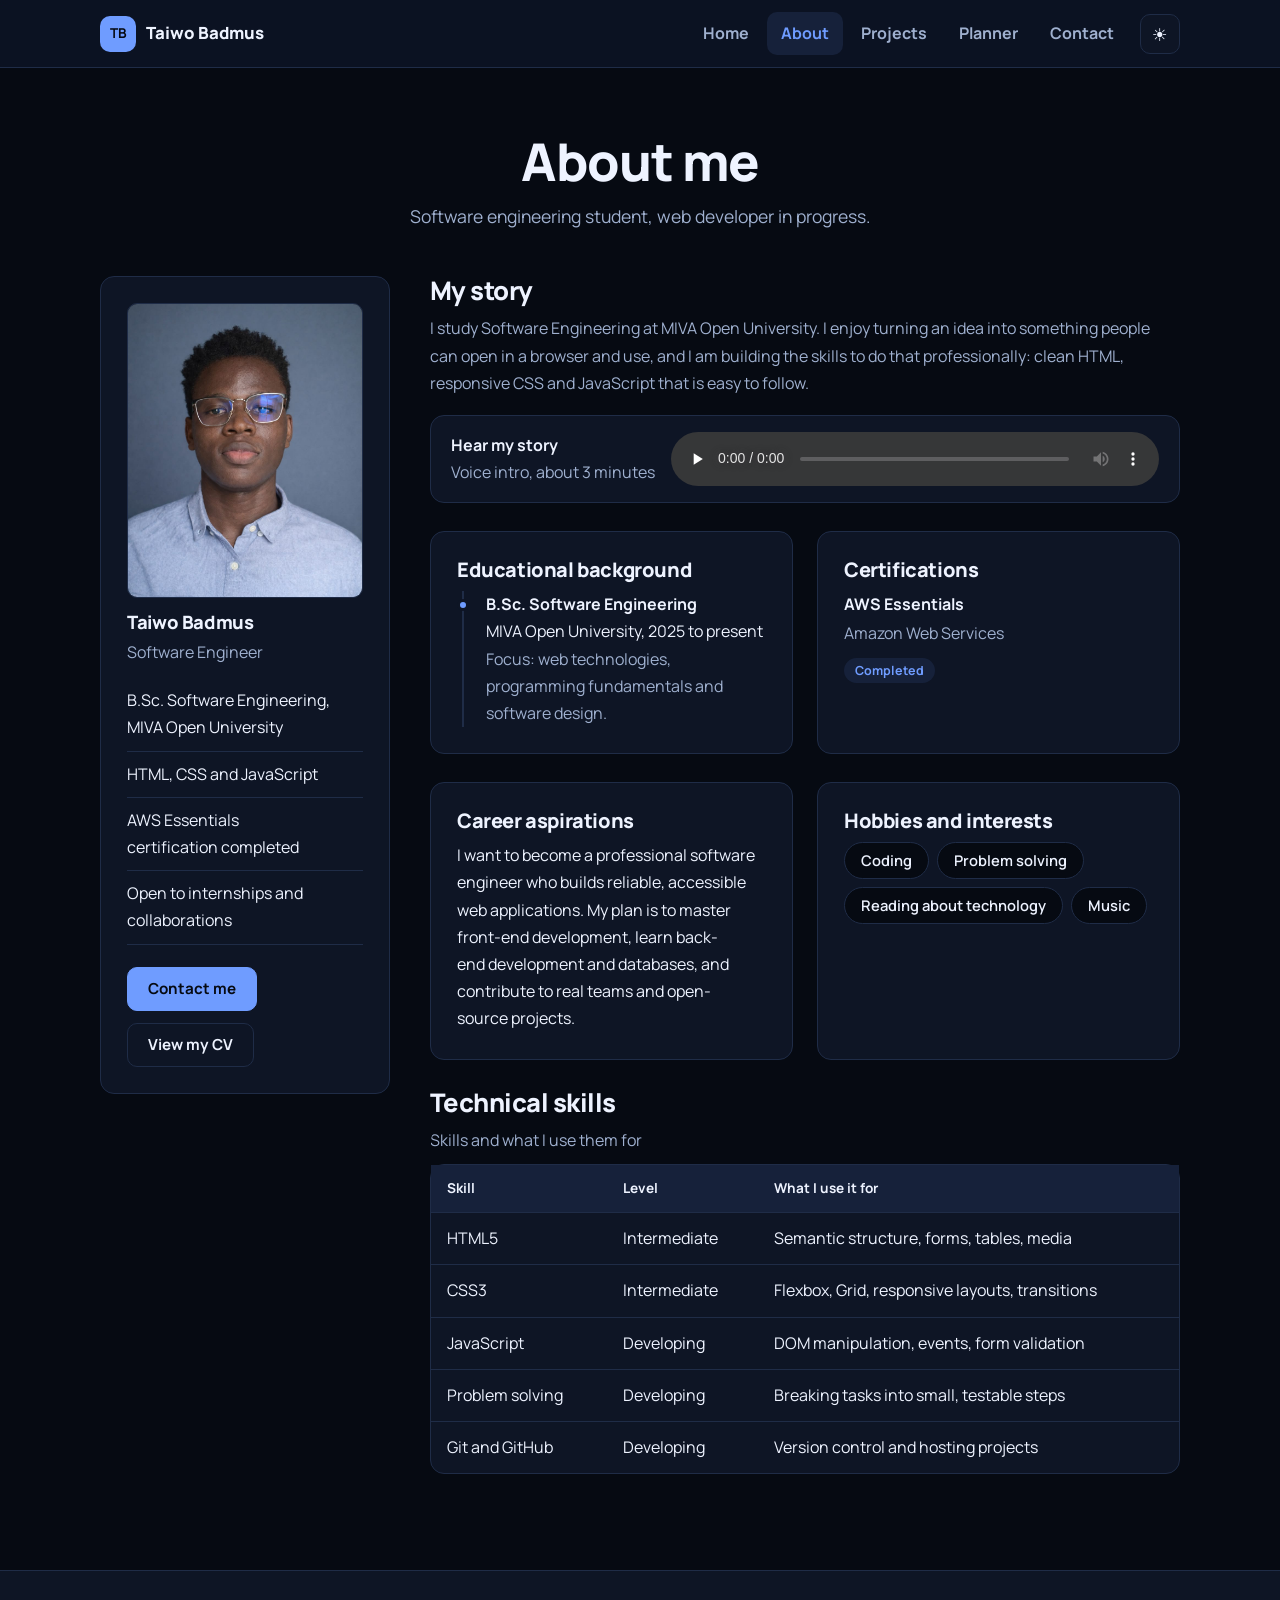
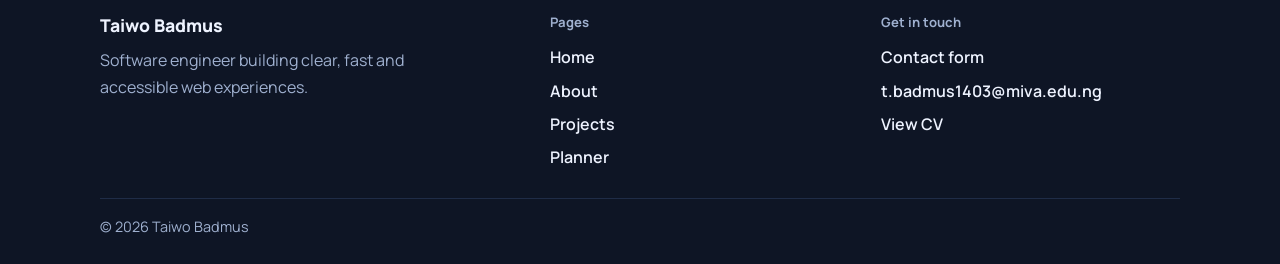
<file: about.html>
<!DOCTYPE html>
<html lang="en"><head><meta charset="utf-8"><meta name="viewport" content="width=device-width,initial-scale=1,viewport-fit=cover">
<title>About Me | Taiwo Badmus</title>
<meta name="description" content="Portfolio of Taiwo Badmus, a software engineer studying at MIVA Open University. Responsive websites, projects and an academic planner.">
<meta name="theme-color" content="#060a12"><link rel="icon" href="img/favicon.svg" type="image/svg+xml">
<link rel="preload" href="fonts/manrope.woff2" as="font" type="font/woff2" crossorigin>
<script>try{document.documentElement.dataset.theme=localStorage.getItem('tb-theme-v3')||'dark'}catch(e){document.documentElement.dataset.theme='dark'}</script>
<link rel="stylesheet" href="css/style.css"></head><body>
<a class="skip" href="#main">Skip to content</a>
<header class="site-header"><a class="brand" href="index.html"><b>TB</b>Taiwo Badmus</a><nav aria-label="Main"><ul><li><a href="index.html">Home</a></li><li><a href="about.html" class=active aria-current=page>About</a></li><li><a href="projects.html">Projects</a></li><li><a href="planner.html">Planner</a></li><li><a href="contact.html">Contact</a></li></ul></nav><button class="icon-btn" id="themeBtn" type="button" aria-label="Switch to dark mode"></button><button class="icon-btn" id="menuBtn" aria-label="Toggle menu" aria-expanded="false">&#9776;</button></header>
<main id="main" class="about">
<h1 class="ph">About me</h1>
<p class="sub">Software engineering student, web developer in progress.</p>
<div class="split">
<aside class="box side"><img class="photo-sm" src="img/taiwo.jpg" alt="Portrait of Taiwo Badmus in glasses and a light blue shirt" width="853" height="1280"><h3>Taiwo Badmus</h3><p class="mu">Software Engineer</p>
<ul class="facts"><li>B.Sc. Software Engineering, MIVA Open University</li><li>HTML, CSS and JavaScript</li><li>AWS Essentials certification completed</li><li>Open to internships and collaborations</li></ul><div class="row"><a class="btn" href="contact.html">Contact me</a><a class="btn alt" href="resume.html">View my CV</a></div></aside>
<div>
<section><h2>My story</h2><p class="lead">I study Software Engineering at MIVA Open University. I enjoy turning an idea into something people can open in a browser and use, and I am building the skills to do that professionally: clean HTML, responsive CSS and JavaScript that is easy to follow.</p>
<div class="voice box"><div><strong>Hear my story</strong><span class="mu">Voice intro, about 3 minutes</span></div><audio controls preload="none" aria-label="Voice introduction"><source src="media/taiwo-intro.mp3" type="audio/mpeg"><source src="media/taiwo-intro.ogg" type="audio/ogg">Your browser does not support audio.</audio></div></section>
<div class="pair">
<section class="box"><h2>Educational background</h2><ol class="line"><li><strong>B.Sc. Software Engineering</strong><br>MIVA Open University, 2025 to present<br><span class="mu">Focus: web technologies, programming fundamentals and software design.</span></li></ol></section>
<section class="box"><h2>Certifications</h2><ul class="certs"><li><strong>AWS Essentials</strong><span class="mu">Amazon Web Services</span><span class="tag">Completed</span></li></ul></section>
</div>
<div class="pair">
<section class="box"><h2>Career aspirations</h2><p>I want to become a professional software engineer who builds reliable, accessible web applications. My plan is to master front-end development, learn back-end development and databases, and contribute to real teams and open-source projects.</p></section>
<section class="box"><h2>Hobbies and interests</h2><ul class="chips"><li>Coding</li><li>Problem solving</li><li>Reading about technology</li><li>Music</li></ul></section>
</div>
<section><h2>Technical skills</h2><div class="tw"><table><caption class="mu">Skills and what I use them for</caption>
<thead><tr><th scope="col">Skill</th><th scope="col">Level</th><th scope="col">What I use it for</th></tr></thead><tbody>
<tr><td>HTML5</td><td>Intermediate</td><td>Semantic structure, forms, tables, media</td></tr>
<tr><td>CSS3</td><td>Intermediate</td><td>Flexbox, Grid, responsive layouts, transitions</td></tr>
<tr><td>JavaScript</td><td>Developing</td><td>DOM manipulation, events, form validation</td></tr>
<tr><td>Problem solving</td><td>Developing</td><td>Breaking tasks into small, testable steps</td></tr>
<tr><td>Git and GitHub</td><td>Developing</td><td>Version control and hosting projects</td></tr></tbody></table></div></section>
</div></div>
</main>
<footer><div class="foot"><div><strong>Taiwo Badmus</strong><p>Software engineer building clear, fast and accessible web experiences.</p></div><div><h4>Pages</h4><a href="index.html">Home</a><a href="about.html">About</a><a href="projects.html">Projects</a><a href="planner.html">Planner</a></div><div><h4>Get in touch</h4><a href="contact.html">Contact form</a><a href="mailto:t.badmus1403@miva.edu.ng">t.badmus1403@miva.edu.ng</a><a href="resume.html">View CV</a></div></div><p class="copy">&copy; 2026 Taiwo Badmus</p></footer>
<script src="js/main.js"></script></body></html>
</file>
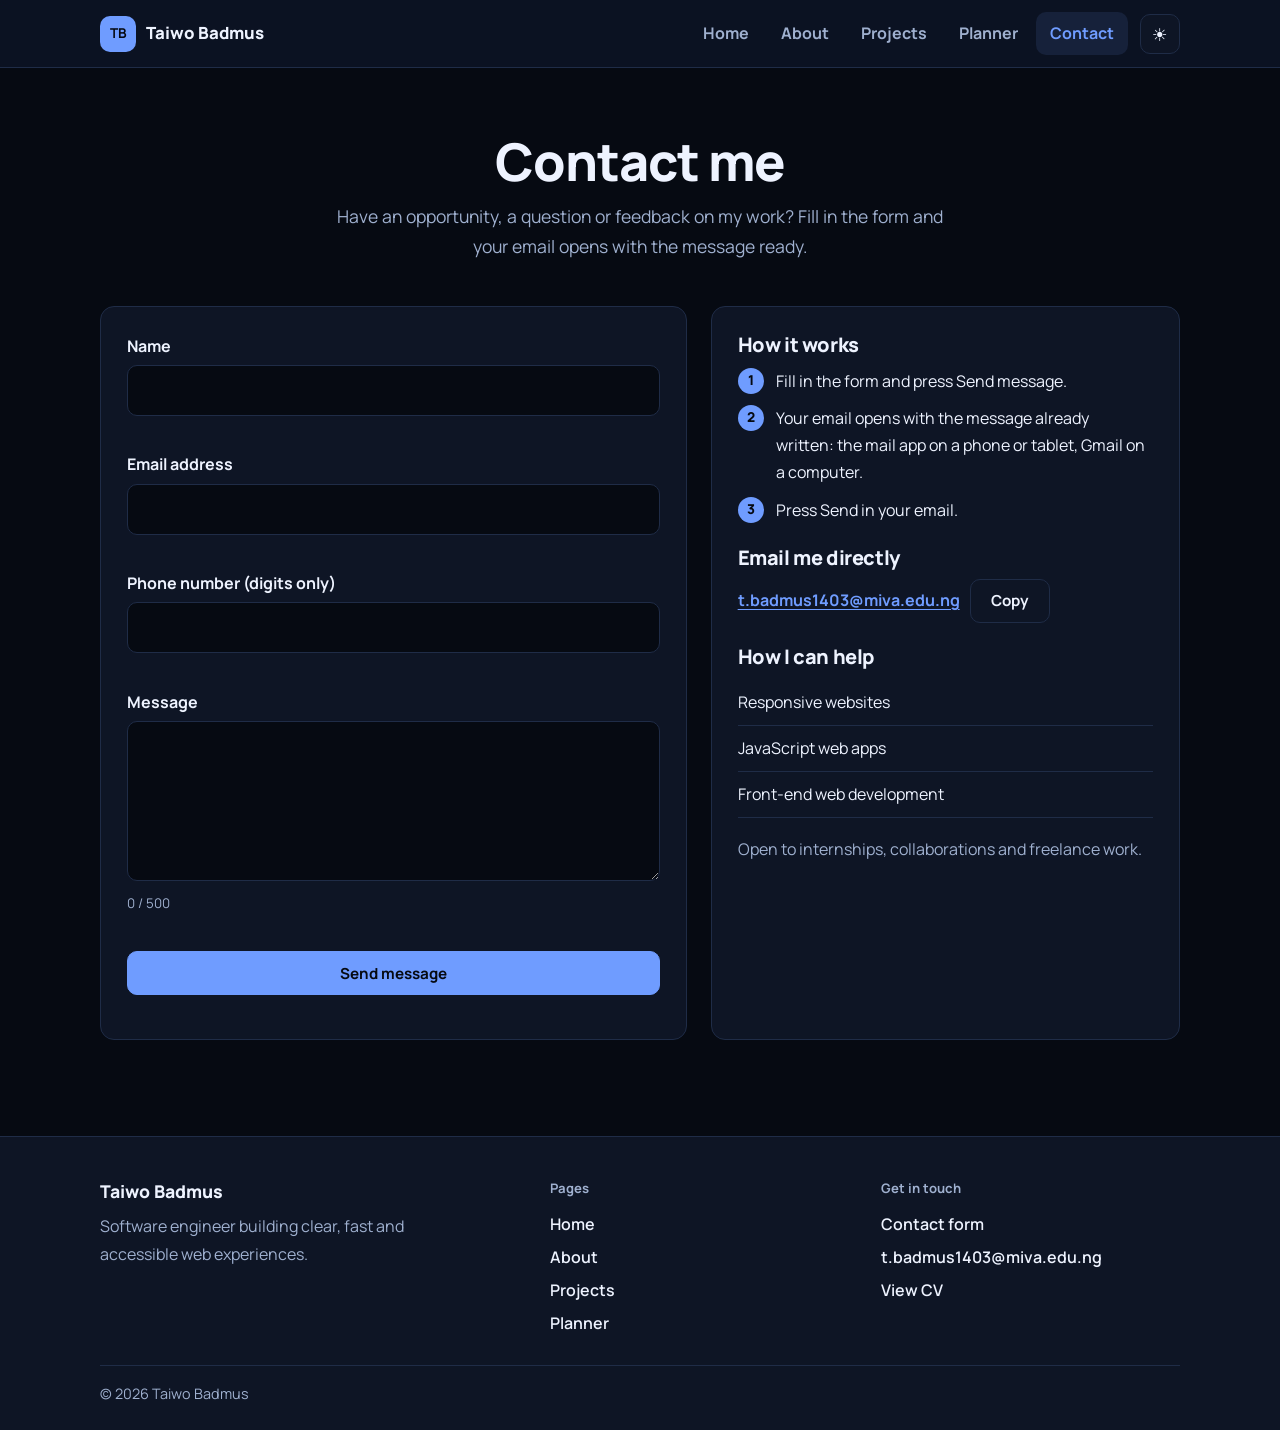
<file: contact.html>
<!DOCTYPE html>
<html lang="en"><head><meta charset="utf-8"><meta name="viewport" content="width=device-width,initial-scale=1,viewport-fit=cover">
<title>Contact | Taiwo Badmus</title>
<meta name="description" content="Portfolio of Taiwo Badmus, a software engineer studying at MIVA Open University. Responsive websites, projects and an academic planner.">
<meta name="theme-color" content="#060a12"><link rel="icon" href="img/favicon.svg" type="image/svg+xml">
<link rel="preload" href="fonts/manrope.woff2" as="font" type="font/woff2" crossorigin>
<script>try{document.documentElement.dataset.theme=localStorage.getItem('tb-theme-v3')||'dark'}catch(e){document.documentElement.dataset.theme='dark'}</script>
<link rel="stylesheet" href="css/style.css"></head><body>
<a class="skip" href="#main">Skip to content</a>
<header class="site-header"><a class="brand" href="index.html"><b>TB</b>Taiwo Badmus</a><nav aria-label="Main"><ul><li><a href="index.html">Home</a></li><li><a href="about.html">About</a></li><li><a href="projects.html">Projects</a></li><li><a href="planner.html">Planner</a></li><li><a href="contact.html" class=active aria-current=page>Contact</a></li></ul></nav><button class="icon-btn" id="themeBtn" type="button" aria-label="Switch to dark mode"></button><button class="icon-btn" id="menuBtn" aria-label="Toggle menu" aria-expanded="false">&#9776;</button></header>
<main id="main">
<h1 class="ph">Contact me</h1>
<p class="sub">Have an opportunity, a question or feedback on my work? Fill in the form and your email opens with the message ready.</p>
<div class="contact-grid">
<form class="box" id="contactForm" novalidate>
<div><label for="name">Name</label><input id="name" name="name" type="text" autocomplete="name"><span class="err" id="nameErr"></span></div>
<div><label for="email">Email address</label><input id="email" name="email" type="text" inputmode="email" autocomplete="email"><span class="err" id="emailErr"></span></div>
<div><label for="phone">Phone number (digits only)</label><input id="phone" name="phone" type="text" inputmode="numeric" autocomplete="tel"><span class="err" id="phoneErr"></span></div>
<div><label for="message">Message</label><textarea id="message" name="message" rows="5" maxlength="500"></textarea><small class="mu" id="counter">0 / 500</small><span class="err" id="messageErr"></span></div>
<button class="btn" id="sendBtn" type="submit">Send message</button><p id="status" role="status"></p><div class="send-opts" id="sendOpts" hidden></div></form>
<aside class="box"><h2>How it works</h2><ol class="steps"><li>Fill in the form and press Send message.</li><li>Your email opens with the message already written: the mail app on a phone or tablet, Gmail on a computer.</li><li>Press Send in your email.</li></ol><h2>Email me directly</h2><div class="mail"><a id="mailLink" href="mailto:t.badmus1403@miva.edu.ng">t.badmus1403@miva.edu.ng</a><button class="btn alt" id="copyBtn" type="button">Copy</button></div>
<h2>How I can help</h2><ul class="facts"><li>Responsive websites</li><li>JavaScript web apps</li><li>Front-end web development</li></ul><p class="mu">Open to internships, collaborations and freelance work.</p></aside></div>
</main>
<footer><div class="foot"><div><strong>Taiwo Badmus</strong><p>Software engineer building clear, fast and accessible web experiences.</p></div><div><h4>Pages</h4><a href="index.html">Home</a><a href="about.html">About</a><a href="projects.html">Projects</a><a href="planner.html">Planner</a></div><div><h4>Get in touch</h4><a href="contact.html">Contact form</a><a href="mailto:t.badmus1403@miva.edu.ng">t.badmus1403@miva.edu.ng</a><a href="resume.html">View CV</a></div></div><p class="copy">&copy; 2026 Taiwo Badmus</p></footer>
<script src="js/main.js"></script><script src="js/contact.js"></script></body></html>
</file>
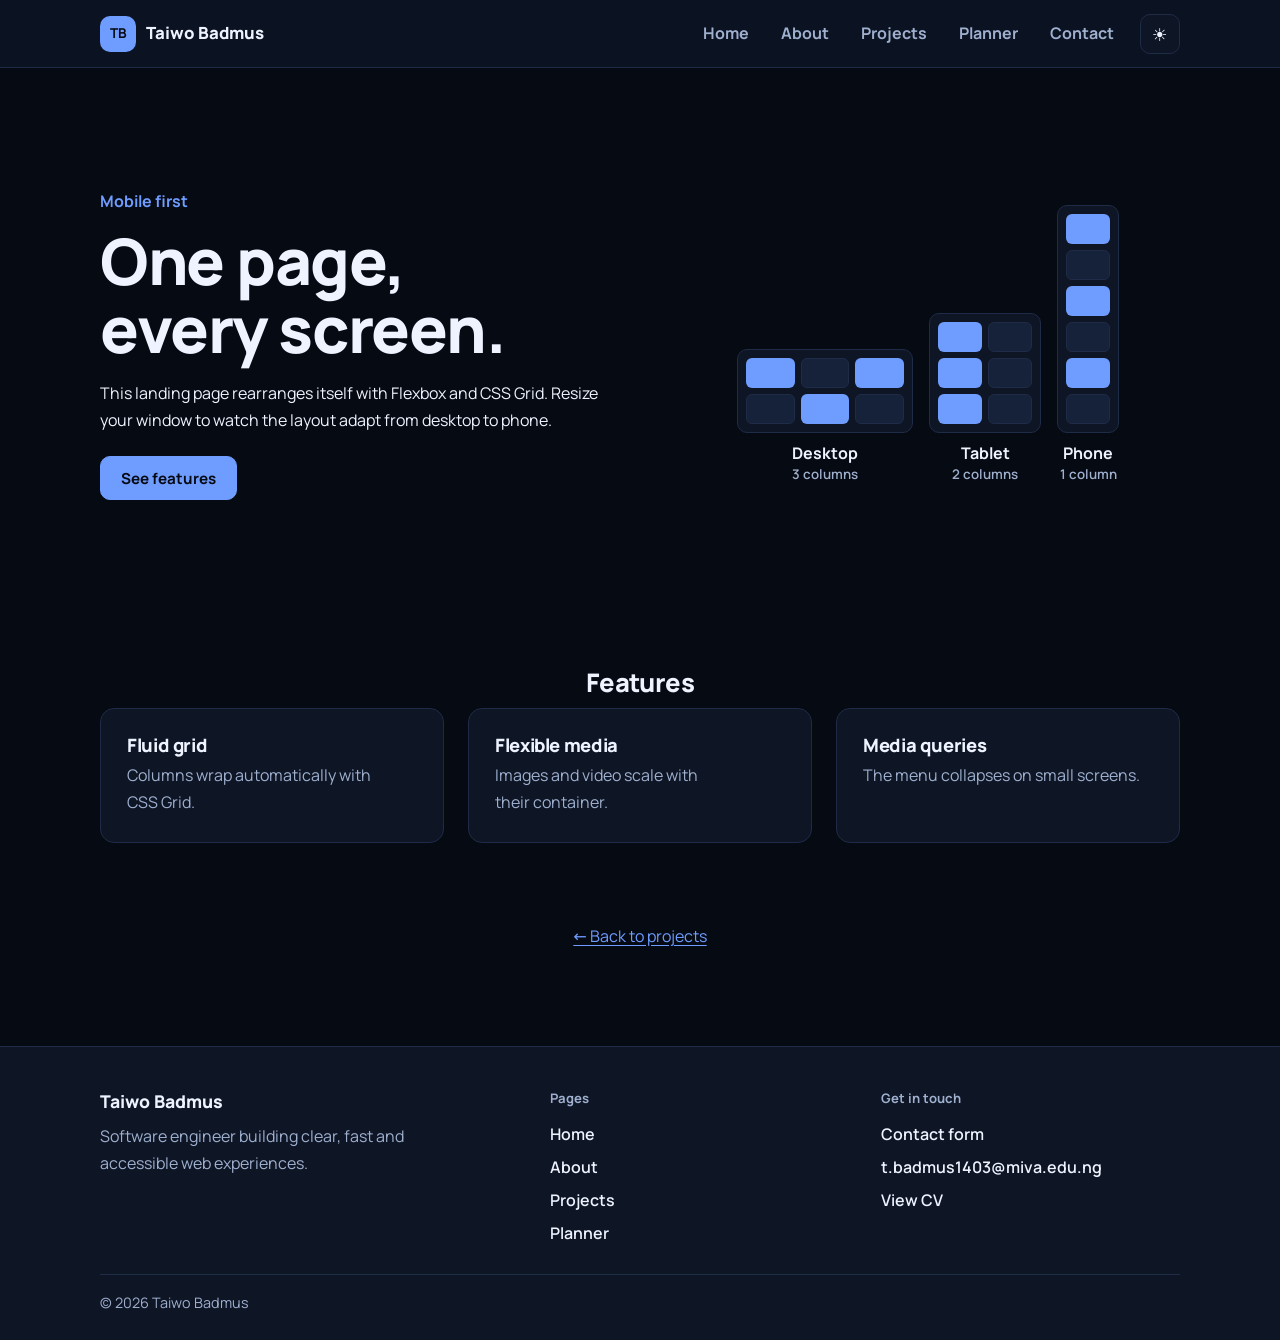
<file: landing.html>
<!DOCTYPE html>
<html lang="en"><head><meta charset="utf-8"><meta name="viewport" content="width=device-width,initial-scale=1,viewport-fit=cover">
<title>Responsive Landing Page | Taiwo Badmus</title>
<meta name="description" content="Portfolio of Taiwo Badmus, a software engineer studying at MIVA Open University. Responsive websites, projects and an academic planner.">
<meta name="theme-color" content="#060a12"><link rel="icon" href="img/favicon.svg" type="image/svg+xml">
<link rel="preload" href="fonts/manrope.woff2" as="font" type="font/woff2" crossorigin>
<script>try{document.documentElement.dataset.theme=localStorage.getItem('tb-theme-v3')||'dark'}catch(e){document.documentElement.dataset.theme='dark'}</script>
<link rel="stylesheet" href="css/style.css"></head><body>
<a class="skip" href="#main">Skip to content</a>
<header class="site-header"><a class="brand" href="index.html"><b>TB</b>Taiwo Badmus</a><nav aria-label="Main"><ul><li><a href="index.html">Home</a></li><li><a href="about.html">About</a></li><li><a href="projects.html">Projects</a></li><li><a href="planner.html">Planner</a></li><li><a href="contact.html">Contact</a></li></ul></nav><button class="icon-btn" id="themeBtn" type="button" aria-label="Switch to dark mode"></button><button class="icon-btn" id="menuBtn" aria-label="Toggle menu" aria-expanded="false">&#9776;</button></header>
<main id="main">
<section class="hero"><div><p class="eyebrow">Mobile first</p><h1>One page, <span>every screen.</span></h1><p>This landing page rearranges itself with Flexbox and CSS Grid. Resize your window to watch the layout adapt from desktop to phone.</p><div class="row"><a class="btn" href="#features">See features</a></div></div><ul class="bp" aria-label="The same six blocks on three screen sizes"><li><span class="fr d" aria-hidden="true"><i></i><i></i><i></i><i></i><i></i><i></i></span><b>Desktop</b><small>3 columns</small></li><li><span class="fr t" aria-hidden="true"><i></i><i></i><i></i><i></i><i></i><i></i></span><b>Tablet</b><small>2 columns</small></li><li><span class="fr m" aria-hidden="true"><i></i><i></i><i></i><i></i><i></i><i></i></span><b>Phone</b><small>1 column</small></li></ul></section>
<section id="features"><h2 class="center">Features</h2><div class="grid"><article class="box"><h3>Fluid grid</h3><p class="mu">Columns wrap automatically with CSS Grid.</p></article><article class="box"><h3>Flexible media</h3><p class="mu">Images and video scale with their container.</p></article><article class="box"><h3>Media queries</h3><p class="mu">The menu collapses on small screens.</p></article></div></section>
<p class="center back"><a href="projects.html">&larr; Back to projects</a></p>
</main>
<footer><div class="foot"><div><strong>Taiwo Badmus</strong><p>Software engineer building clear, fast and accessible web experiences.</p></div><div><h4>Pages</h4><a href="index.html">Home</a><a href="about.html">About</a><a href="projects.html">Projects</a><a href="planner.html">Planner</a></div><div><h4>Get in touch</h4><a href="contact.html">Contact form</a><a href="mailto:t.badmus1403@miva.edu.ng">t.badmus1403@miva.edu.ng</a><a href="resume.html">View CV</a></div></div><p class="copy">&copy; 2026 Taiwo Badmus</p></footer>
<script src="js/main.js"></script></body></html>
</file>
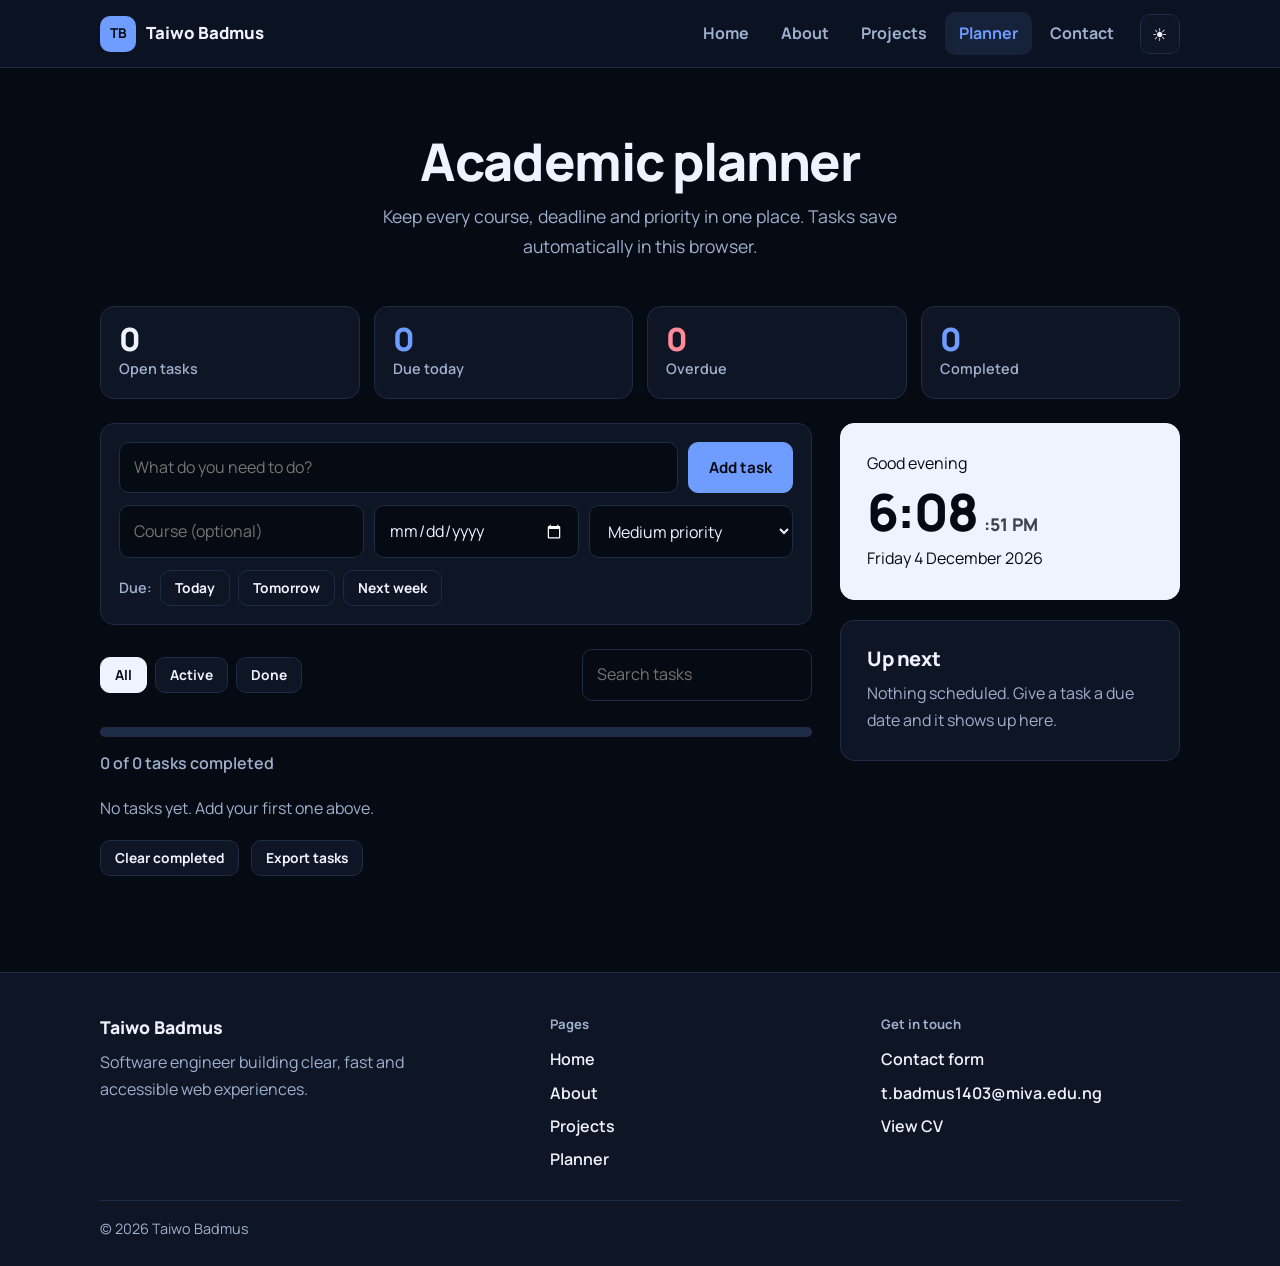
<file: planner.html>
<!DOCTYPE html>
<html lang="en"><head><meta charset="utf-8"><meta name="viewport" content="width=device-width,initial-scale=1,viewport-fit=cover">
<title>Planner | Taiwo Badmus</title>
<meta name="description" content="Portfolio of Taiwo Badmus, a software engineer studying at MIVA Open University. Responsive websites, projects and an academic planner.">
<meta name="theme-color" content="#060a12"><link rel="icon" href="img/favicon.svg" type="image/svg+xml">
<link rel="preload" href="fonts/manrope.woff2" as="font" type="font/woff2" crossorigin>
<script>try{document.documentElement.dataset.theme=localStorage.getItem('tb-theme-v3')||'dark'}catch(e){document.documentElement.dataset.theme='dark'}</script>
<link rel="stylesheet" href="css/style.css"></head><body>
<a class="skip" href="#main">Skip to content</a>
<header class="site-header"><a class="brand" href="index.html"><b>TB</b>Taiwo Badmus</a><nav aria-label="Main"><ul><li><a href="index.html">Home</a></li><li><a href="about.html">About</a></li><li><a href="projects.html">Projects</a></li><li><a href="planner.html" class=active aria-current=page>Planner</a></li><li><a href="contact.html">Contact</a></li></ul></nav><button class="icon-btn" id="themeBtn" type="button" aria-label="Switch to dark mode"></button><button class="icon-btn" id="menuBtn" aria-label="Toggle menu" aria-expanded="false">&#9776;</button></header>
<main id="main">
<h1 class="ph">Academic planner</h1>
<p class="sub">Keep every course, deadline and priority in one place. Tasks save automatically in this browser.</p>
<div class="stats" aria-label="Summary"><div class="stat s1"><b id="sOpen">0</b><span>Open tasks</span></div><div class="stat s2"><b id="sToday">0</b><span>Due today</span></div><div class="stat s3"><b id="sLate">0</b><span>Overdue</span></div><div class="stat s4"><b id="sDone">0</b><span>Completed</span></div></div>
<div class="planner">
<div>
<form class="add box" id="taskForm" novalidate>
<div class="r1"><input type="text" id="text" name="text" placeholder="What do you need to do?" aria-label="Task" autocomplete="off"><button class="btn" type="submit">Add task</button></div>
<div class="r2"><input name="course" list="courses" placeholder="Course (optional)" aria-label="Course" autocomplete="off"><input type="date" name="due" aria-label="Due date"><select name="pri" aria-label="Priority"><option value="1">High priority</option><option value="2" selected>Medium priority</option><option value="3">Low priority</option></select></div>
<div class="quick"><span>Due:</span><button type="button" class="btn alt sm" data-d="0">Today</button><button type="button" class="btn alt sm" data-d="1">Tomorrow</button><button type="button" class="btn alt sm" data-d="7">Next week</button></div>
<datalist id="courses"></datalist>
</form>
<div class="toolbar"><div class="filters" role="group" aria-label="Filter tasks"><button class="btn alt sm on" data-f="all">All</button><button class="btn alt sm" data-f="active">Active</button><button class="btn alt sm" data-f="done">Done</button></div><input type="search" id="q" placeholder="Search tasks" aria-label="Search tasks"></div>
<progress id="bar" max="100" value="0" aria-label="Completion"></progress><p id="count" role="status">0 of 0 tasks completed</p>
<div id="tasks"></div><p class="empty" id="empty">No tasks yet. Add your first one above.</p>
<div class="row tools-row"><button class="btn alt sm" id="clearDone">Clear completed</button><button class="btn alt sm" id="exportBtn">Export tasks</button></div>
</div>
<aside class="pl-side">
<section class="box clock" aria-label="Current time"><p id="greet"></p><output id="clock" aria-live="off"><span id="hm"></span><span class="sec" id="sec"></span></output><p id="cdate"></p></section>
<section class="box" aria-labelledby="nh"><h2 id="nh">Up next</h2><ol class="next" id="next"></ol></section>
</aside>
</div>
<div id="toast" role="status" aria-live="polite"></div>
</main>
<footer><div class="foot"><div><strong>Taiwo Badmus</strong><p>Software engineer building clear, fast and accessible web experiences.</p></div><div><h4>Pages</h4><a href="index.html">Home</a><a href="about.html">About</a><a href="projects.html">Projects</a><a href="planner.html">Planner</a></div><div><h4>Get in touch</h4><a href="contact.html">Contact form</a><a href="mailto:t.badmus1403@miva.edu.ng">t.badmus1403@miva.edu.ng</a><a href="resume.html">View CV</a></div></div><p class="copy">&copy; 2026 Taiwo Badmus</p></footer>
<script src="js/main.js"></script><script src="js/planner.js"></script></body></html>
</file>
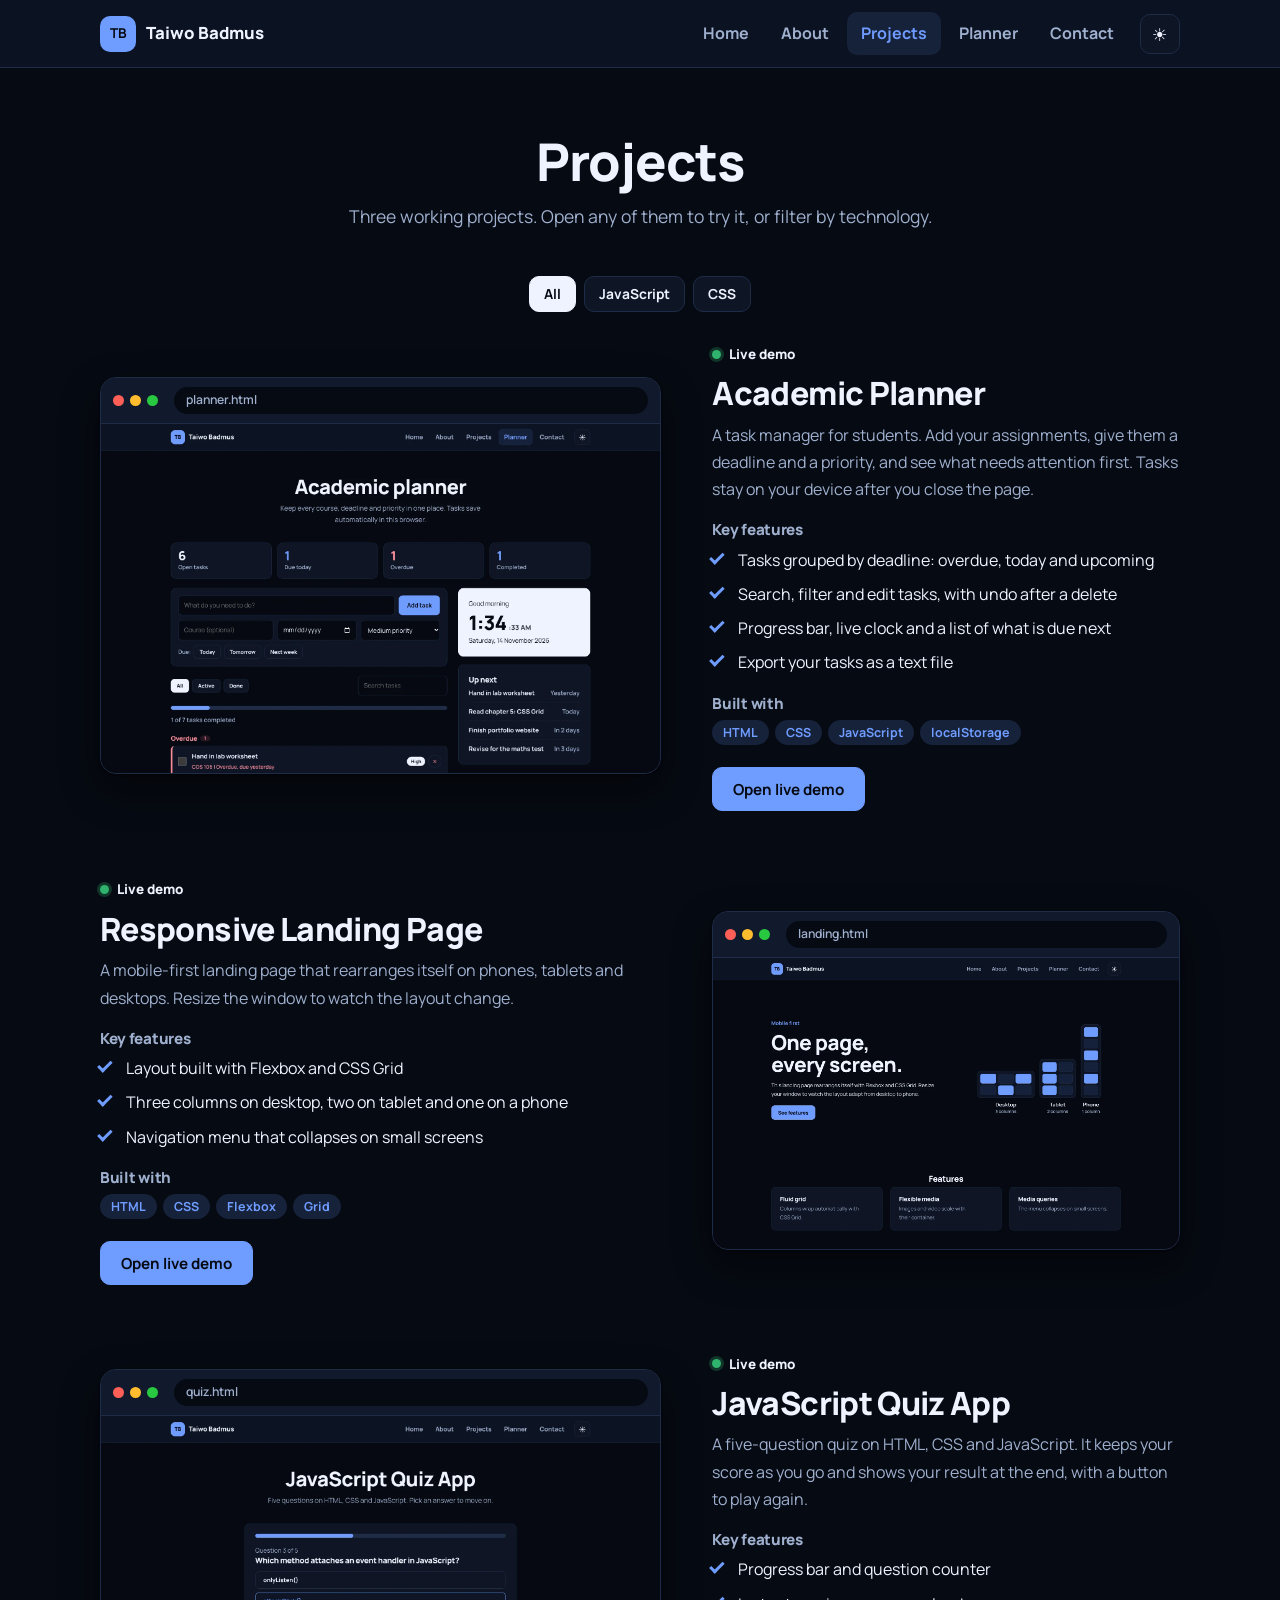
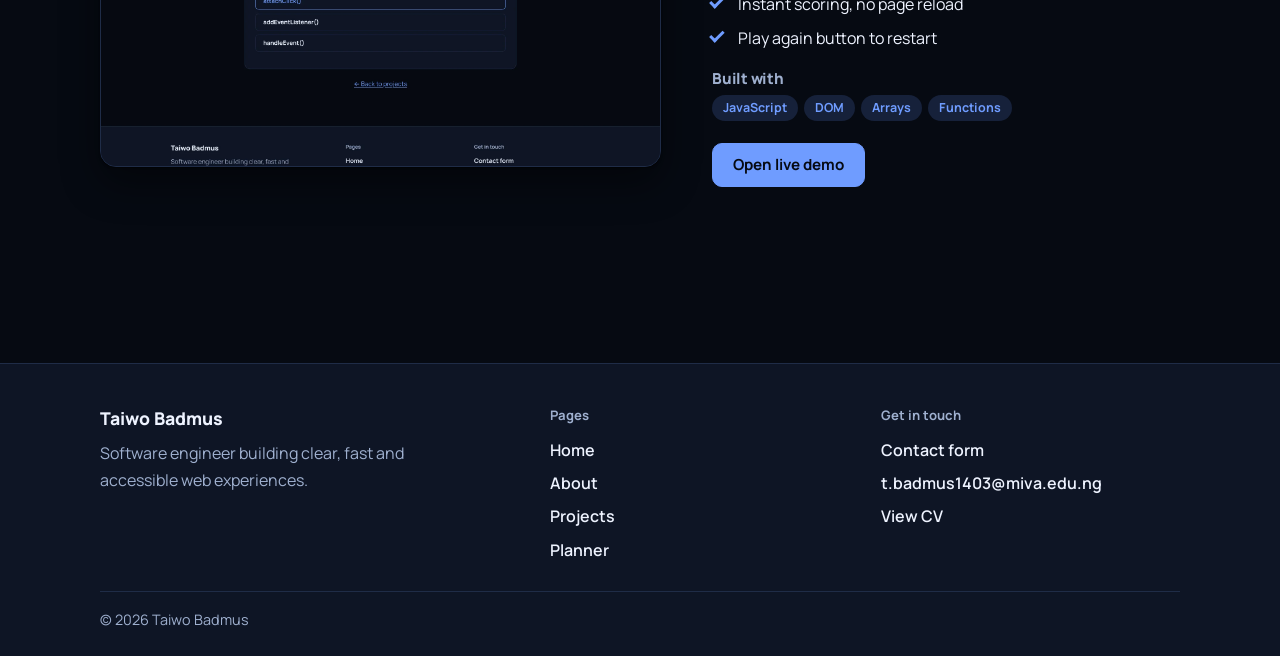
<file: projects.html>
<!DOCTYPE html>
<html lang="en"><head><meta charset="utf-8"><meta name="viewport" content="width=device-width,initial-scale=1,viewport-fit=cover">
<title>Projects | Taiwo Badmus</title>
<meta name="description" content="Portfolio of Taiwo Badmus, a software engineer studying at MIVA Open University. Responsive websites, projects and an academic planner.">
<meta name="theme-color" content="#060a12"><link rel="icon" href="img/favicon.svg" type="image/svg+xml">
<link rel="preload" href="fonts/manrope.woff2" as="font" type="font/woff2" crossorigin>
<script>try{document.documentElement.dataset.theme=localStorage.getItem('tb-theme-v3')||'dark'}catch(e){document.documentElement.dataset.theme='dark'}</script>
<link rel="stylesheet" href="css/style.css"></head><body>
<a class="skip" href="#main">Skip to content</a>
<header class="site-header"><a class="brand" href="index.html"><b>TB</b>Taiwo Badmus</a><nav aria-label="Main"><ul><li><a href="index.html">Home</a></li><li><a href="about.html">About</a></li><li><a href="projects.html" class=active aria-current=page>Projects</a></li><li><a href="planner.html">Planner</a></li><li><a href="contact.html">Contact</a></li></ul></nav><button class="icon-btn" id="themeBtn" type="button" aria-label="Switch to dark mode"></button><button class="icon-btn" id="menuBtn" aria-label="Toggle menu" aria-expanded="false">&#9776;</button></header>
<main id="main">
<h1 class="ph">Projects</h1>
<p class="sub">Three working projects. Open any of them to try it, or filter by technology.</p>
<div class="filters" role="group" aria-label="Filter projects"><button class="btn alt sm on" data-f="all">All</button><button class="btn alt sm" data-f="js">JavaScript</button><button class="btn alt sm" data-f="css">CSS</button></div>
<section class="cases"><article class="case" data-cat="js"><div class="frame-wrap"><a class="shot" href="planner.html" aria-label="Open the Academic Planner demo"><div class="bar"><i></i><i></i><i></i><span>planner.html</span></div><img src="img/planner.webp" alt="Screenshot of the Academic Planner showing task counts, the add-task form, a live clock and tasks grouped by deadline" width="1800" height="1125" loading="lazy" decoding="async"></a></div>
<div class="case-info"><p class="status"><i></i>Live demo</p><h2>Academic Planner</h2><p class="lead">A task manager for students. Add your assignments, give them a deadline and a priority, and see what needs attention first. Tasks stay on your device after you close the page.</p><h3>Key features</h3><ul class="ticks"><li>Tasks grouped by deadline: overdue, today and upcoming</li><li>Search, filter and edit tasks, with undo after a delete</li><li>Progress bar, live clock and a list of what is due next</li><li>Export your tasks as a text file</li></ul><h3>Built with</h3><div class="tags"><span class="tag">HTML</span><span class="tag">CSS</span><span class="tag">JavaScript</span><span class="tag">localStorage</span></div><div class="row"><a class="btn" href="planner.html">Open live demo</a></div></div></article><article class="case" data-cat="css"><div class="frame-wrap"><a class="shot" href="landing.html" aria-label="Open the Responsive Landing Page demo"><div class="bar"><i></i><i></i><i></i><span>landing.html</span></div><img src="img/landing.webp" alt="Screenshot of the Responsive Landing Page showing the same blocks laid out in three, two and one columns" width="1800" height="1125" loading="lazy" decoding="async"></a></div>
<div class="case-info"><p class="status"><i></i>Live demo</p><h2>Responsive Landing Page</h2><p class="lead">A mobile-first landing page that rearranges itself on phones, tablets and desktops. Resize the window to watch the layout change.</p><h3>Key features</h3><ul class="ticks"><li>Layout built with Flexbox and CSS Grid</li><li>Three columns on desktop, two on tablet and one on a phone</li><li>Navigation menu that collapses on small screens</li></ul><h3>Built with</h3><div class="tags"><span class="tag">HTML</span><span class="tag">CSS</span><span class="tag">Flexbox</span><span class="tag">Grid</span></div><div class="row"><a class="btn" href="landing.html">Open live demo</a></div></div></article><article class="case" data-cat="js"><div class="frame-wrap"><a class="shot" href="quiz.html" aria-label="Open the JavaScript Quiz App demo"><div class="bar"><i></i><i></i><i></i><span>quiz.html</span></div><img src="img/quiz.webp" alt="Screenshot of the JavaScript Quiz App on question 3 of 5 with four answer buttons and a progress bar" width="1800" height="1125" loading="lazy" decoding="async"></a></div>
<div class="case-info"><p class="status"><i></i>Live demo</p><h2>JavaScript Quiz App</h2><p class="lead">A five-question quiz on HTML, CSS and JavaScript. It keeps your score as you go and shows your result at the end, with a button to play again.</p><h3>Key features</h3><ul class="ticks"><li>Progress bar and question counter</li><li>Instant scoring, no page reload</li><li>Play again button to restart</li></ul><h3>Built with</h3><div class="tags"><span class="tag">JavaScript</span><span class="tag">DOM</span><span class="tag">Arrays</span><span class="tag">Functions</span></div><div class="row"><a class="btn" href="quiz.html">Open live demo</a></div></div></article></section>

</main>
<footer><div class="foot"><div><strong>Taiwo Badmus</strong><p>Software engineer building clear, fast and accessible web experiences.</p></div><div><h4>Pages</h4><a href="index.html">Home</a><a href="about.html">About</a><a href="projects.html">Projects</a><a href="planner.html">Planner</a></div><div><h4>Get in touch</h4><a href="contact.html">Contact form</a><a href="mailto:t.badmus1403@miva.edu.ng">t.badmus1403@miva.edu.ng</a><a href="resume.html">View CV</a></div></div><p class="copy">&copy; 2026 Taiwo Badmus</p></footer>
<script src="js/main.js"></script><script src="js/projects.js"></script></body></html>
</file>
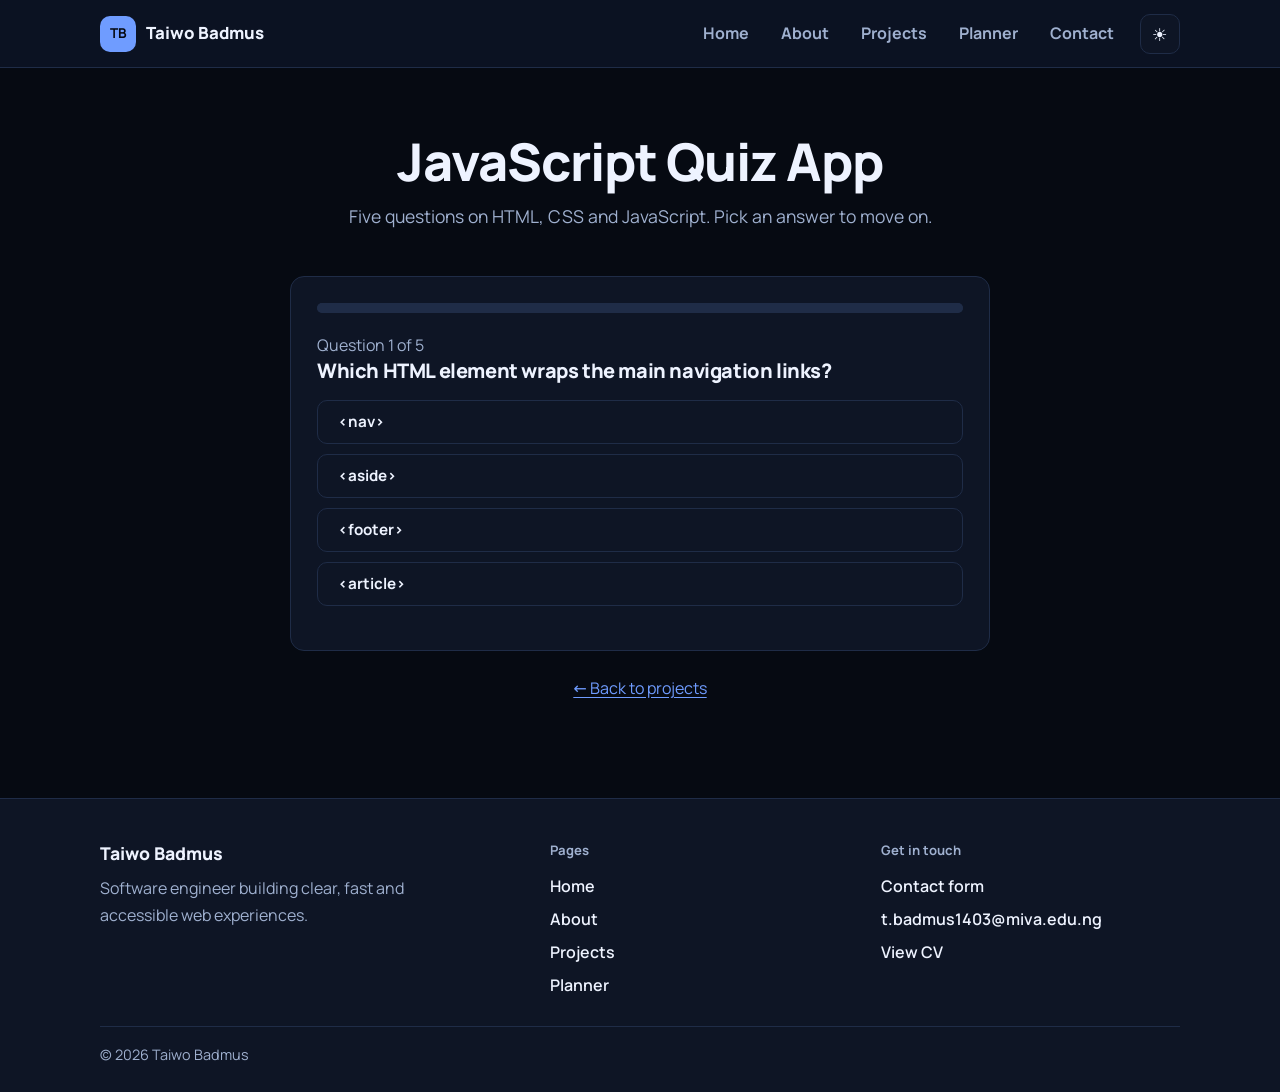
<file: quiz.html>
<!DOCTYPE html>
<html lang="en"><head><meta charset="utf-8"><meta name="viewport" content="width=device-width,initial-scale=1,viewport-fit=cover">
<title>JavaScript Quiz | Taiwo Badmus</title>
<meta name="description" content="Portfolio of Taiwo Badmus, a software engineer studying at MIVA Open University. Responsive websites, projects and an academic planner.">
<meta name="theme-color" content="#060a12"><link rel="icon" href="img/favicon.svg" type="image/svg+xml">
<link rel="preload" href="fonts/manrope.woff2" as="font" type="font/woff2" crossorigin>
<script>try{document.documentElement.dataset.theme=localStorage.getItem('tb-theme-v3')||'dark'}catch(e){document.documentElement.dataset.theme='dark'}</script>
<link rel="stylesheet" href="css/style.css"></head><body>
<a class="skip" href="#main">Skip to content</a>
<header class="site-header"><a class="brand" href="index.html"><b>TB</b>Taiwo Badmus</a><nav aria-label="Main"><ul><li><a href="index.html">Home</a></li><li><a href="about.html">About</a></li><li><a href="projects.html">Projects</a></li><li><a href="planner.html">Planner</a></li><li><a href="contact.html">Contact</a></li></ul></nav><button class="icon-btn" id="themeBtn" type="button" aria-label="Switch to dark mode"></button><button class="icon-btn" id="menuBtn" aria-label="Toggle menu" aria-expanded="false">&#9776;</button></header>
<main id="main">
<h1 class="ph">JavaScript Quiz App</h1>
<p class="sub">Five questions on HTML, CSS and JavaScript. Pick an answer to move on.</p>
<article class="box" id="quiz"><progress id="qBar" max="5" value="0" aria-label="Quiz progress"></progress><p class="mu" id="qNum"></p><h2 id="qText"></h2><div id="opts"></div><p id="result" role="status"></p><button class="btn" id="again" hidden>Play again</button></article>
<p class="center back"><a href="projects.html">&larr; Back to projects</a></p>
</main>
<footer><div class="foot"><div><strong>Taiwo Badmus</strong><p>Software engineer building clear, fast and accessible web experiences.</p></div><div><h4>Pages</h4><a href="index.html">Home</a><a href="about.html">About</a><a href="projects.html">Projects</a><a href="planner.html">Planner</a></div><div><h4>Get in touch</h4><a href="contact.html">Contact form</a><a href="mailto:t.badmus1403@miva.edu.ng">t.badmus1403@miva.edu.ng</a><a href="resume.html">View CV</a></div></div><p class="copy">&copy; 2026 Taiwo Badmus</p></footer>
<script src="js/main.js"></script><script src="js/quiz.js"></script></body></html>
</file>
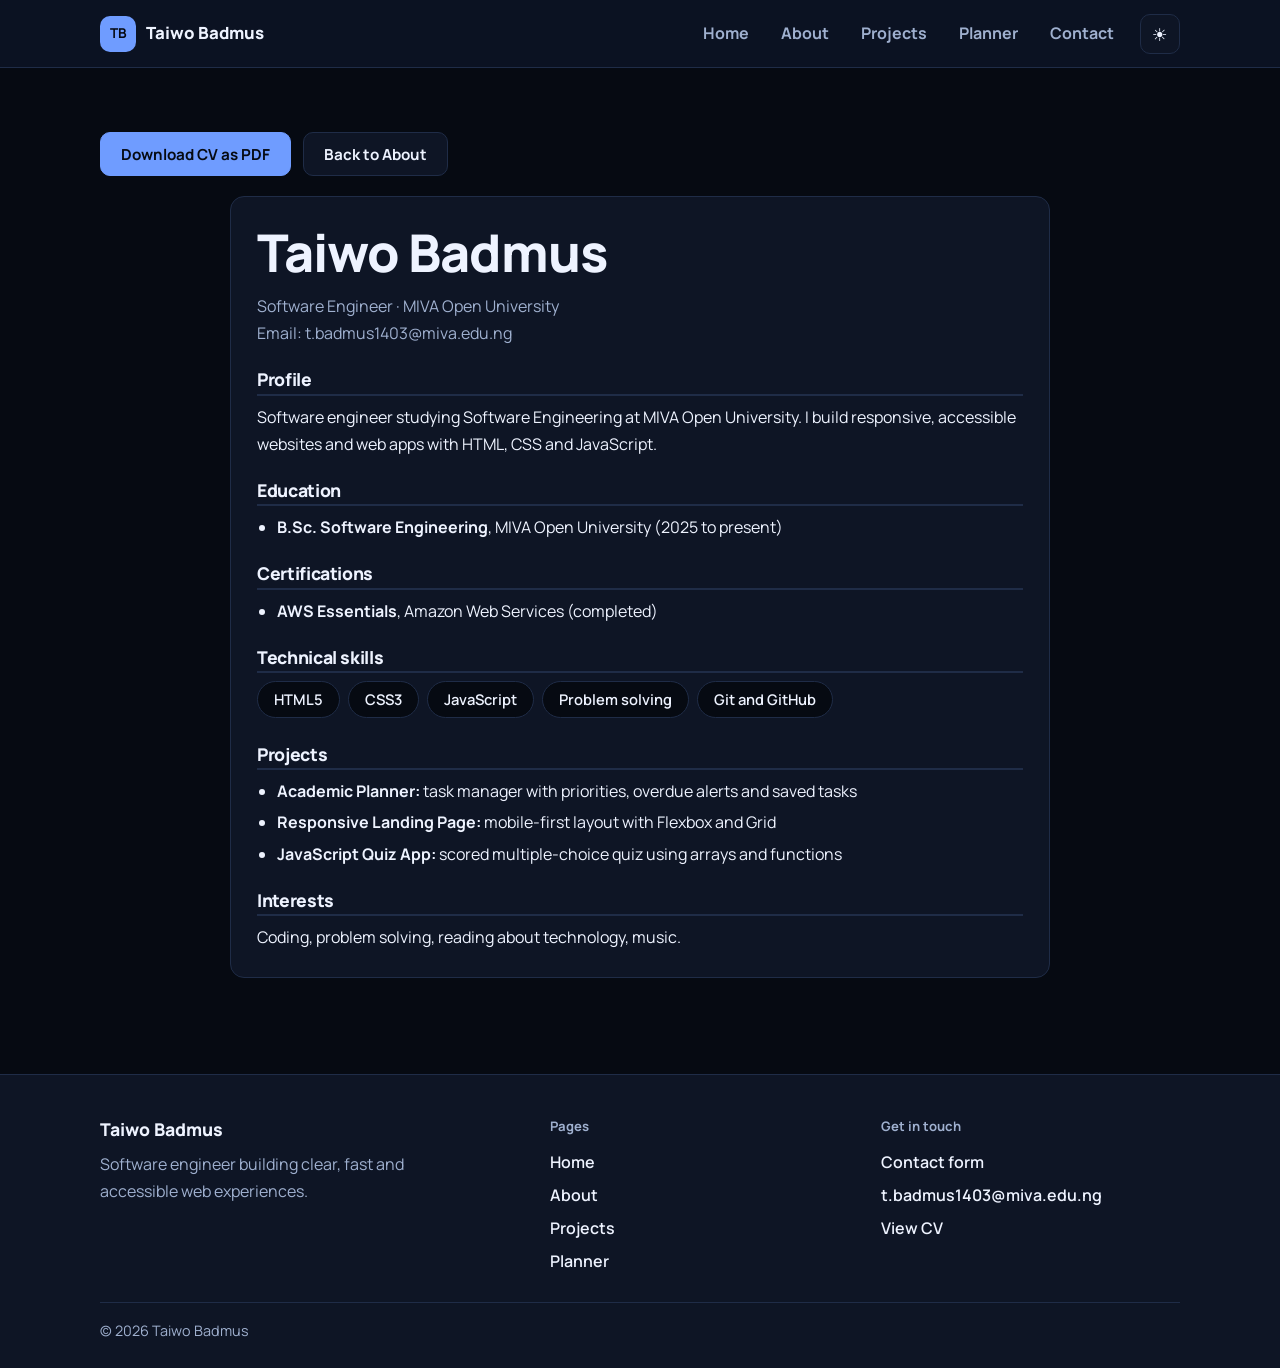
<file: resume.html>
<!DOCTYPE html>
<html lang="en"><head><meta charset="utf-8"><meta name="viewport" content="width=device-width,initial-scale=1,viewport-fit=cover">
<title>CV | Taiwo Badmus</title>
<meta name="description" content="Portfolio of Taiwo Badmus, a software engineer studying at MIVA Open University. Responsive websites, projects and an academic planner.">
<meta name="theme-color" content="#060a12"><link rel="icon" href="img/favicon.svg" type="image/svg+xml">
<link rel="preload" href="fonts/manrope.woff2" as="font" type="font/woff2" crossorigin>
<script>try{document.documentElement.dataset.theme=localStorage.getItem('tb-theme-v3')||'dark'}catch(e){document.documentElement.dataset.theme='dark'}</script>
<link rel="stylesheet" href="css/style.css"></head><body>
<a class="skip" href="#main">Skip to content</a>
<header class="site-header"><a class="brand" href="index.html"><b>TB</b>Taiwo Badmus</a><nav aria-label="Main"><ul><li><a href="index.html">Home</a></li><li><a href="about.html">About</a></li><li><a href="projects.html">Projects</a></li><li><a href="planner.html">Planner</a></li><li><a href="contact.html">Contact</a></li></ul></nav><button class="icon-btn" id="themeBtn" type="button" aria-label="Switch to dark mode"></button><button class="icon-btn" id="menuBtn" aria-label="Toggle menu" aria-expanded="false">&#9776;</button></header>
<main id="main">
<div class="row noprint cv-actions"><button class="btn" data-print>Download CV as PDF</button><a class="btn alt" href="about.html">Back to About</a></div>
<article class="box cv">
<header><h1 class="ph">Taiwo Badmus</h1><p class="mu">Software Engineer &middot; MIVA Open University<br>Email: t.badmus1403@miva.edu.ng</p></header>
<h2>Profile</h2><p>Software engineer studying Software Engineering at MIVA Open University. I build responsive, accessible websites and web apps with HTML, CSS and JavaScript.</p>
<h2>Education</h2><ul><li><strong>B.Sc. Software Engineering</strong>, MIVA Open University (2025 to present)</li></ul>
<h2>Certifications</h2><ul><li><strong>AWS Essentials</strong>, Amazon Web Services (completed)</li></ul>
<h2>Technical skills</h2><ul class="chips"><li>HTML5</li><li>CSS3</li><li>JavaScript</li><li>Problem solving</li><li>Git and GitHub</li></ul>
<h2>Projects</h2><ul><li><strong>Academic Planner:</strong> task manager with priorities, overdue alerts and saved tasks</li><li><strong>Responsive Landing Page:</strong> mobile-first layout with Flexbox and Grid</li><li><strong>JavaScript Quiz App:</strong> scored multiple-choice quiz using arrays and functions</li></ul>
<h2>Interests</h2><p>Coding, problem solving, reading about technology, music.</p>
</article></main>
<footer><div class="foot"><div><strong>Taiwo Badmus</strong><p>Software engineer building clear, fast and accessible web experiences.</p></div><div><h4>Pages</h4><a href="index.html">Home</a><a href="about.html">About</a><a href="projects.html">Projects</a><a href="planner.html">Planner</a></div><div><h4>Get in touch</h4><a href="contact.html">Contact form</a><a href="mailto:t.badmus1403@miva.edu.ng">t.badmus1403@miva.edu.ng</a><a href="resume.html">View CV</a></div></div><p class="copy">&copy; 2026 Taiwo Badmus</p></footer>
<script src="js/main.js"></script></body></html>
</file>
<file: css/style.css>
/* Taiwo Badmus portfolio
   One typeface (Manrope), one type scale, one radius scale, solid colours.
   Sections: 1 tokens, 2 base, 3 header, 4 layout, 5 components, 6 home, 7 about, 8 projects,
             9 contact and forms, 10 planner, 11 quiz and landing demo, 12 footer, 13 responsive and print */

/* 1. tokens
   Light theme = bluish, never white. Dark theme = near-black with a vivid blue accent (the default on first load). */
@font-face { font-family: 'Manrope'; src: url('../fonts/manrope.woff2') format('woff2'); font-weight: 200 800; font-style: normal; font-display: swap; }
:root {
  --font: 'Manrope', 'Segoe UI', system-ui, sans-serif;
  --bg: #d3e2fb; --card: #e6effe; --ink: #0a1a3c; --mu: #3a4f78;
  --pri: #1b4bd1; --on-pri: #ffffff; --tint: #c3d6f7; --ln: #a9c0ec;
  --bad: #b8203a; --bad-tint: #fbdde2;
  --band: #c4d8f9; --cta: #12296e; --dot: rgba(27, 75, 209, .22);
  --glow: rgba(47, 102, 240, .30); --glow2: rgba(255, 255, 255, .50);
  --grad: linear-gradient(135deg, #1b4bd1, #2f66f0); --on-grad: #ffffff;
  --sh: 0 1px 2px rgba(10, 26, 60, .06), 0 14px 32px rgba(27, 75, 209, .13);
  --r: 14px; --r-sm: 10px; --wrap: 1080px; --gap: 24px;
  --cur: url("data:image/svg+xml,%3Csvg xmlns='http://www.w3.org/2000/svg' width='32' height='32' viewBox='0 0 32 32'%3E%3Cpath d='M4 2 L4 24 L9.6 18.8 L13.4 27.4 L17.2 25.7 L13.4 17.4 L21 17.4 Z' fill='white' stroke='white' stroke-width='3.4' stroke-linejoin='round'/%3E%3Cpath d='M4 2 L4 24 L9.6 18.8 L13.4 27.4 L17.2 25.7 L13.4 17.4 L21 17.4 Z' fill='%231f5bff' stroke='%230b2f9e' stroke-width='1' stroke-linejoin='round'/%3E%3C/svg%3E") 4 2, auto;
  --cur-link: url("data:image/svg+xml,%3Csvg xmlns='http://www.w3.org/2000/svg' width='32' height='32' viewBox='0 0 32 32'%3E%3Crect x='9' y='3' width='5' height='17' rx='2.5'fill='white' stroke='white' stroke-width='3.2' stroke-linejoin='round'/%3E%3Crect x='14' y='11' width='4.4' height='12' rx='2.2'fill='white' stroke='white' stroke-width='3.2' stroke-linejoin='round'/%3E%3Crect x='18.4' y='12' width='4.4' height='11' rx='2.2'fill='white' stroke='white' stroke-width='3.2' stroke-linejoin='round'/%3E%3Crect x='22.8' y='13.5' width='4' height='9.5' rx='2'fill='white' stroke='white' stroke-width='3.2' stroke-linejoin='round'/%3E%3Crect x='9' y='15' width='17.8' height='12' rx='5'fill='white' stroke='white' stroke-width='3.2' stroke-linejoin='round'/%3E%3Crect x='4.5' y='16' width='7' height='4.6' rx='2.3' transform='rotate%2835 8 18%29'fill='white' stroke='white' stroke-width='3.2' stroke-linejoin='round'/%3E%3Crect x='9' y='3' width='5' height='17' rx='2.5'fill='%231f5bff'/%3E%3Crect x='14' y='11' width='4.4' height='12' rx='2.2'fill='%231f5bff'/%3E%3Crect x='18.4' y='12' width='4.4' height='11' rx='2.2'fill='%231f5bff'/%3E%3Crect x='22.8' y='13.5' width='4' height='9.5' rx='2'fill='%231f5bff'/%3E%3Crect x='9' y='15' width='17.8' height='12' rx='5'fill='%231f5bff'/%3E%3Crect x='4.5' y='16' width='7' height='4.6' rx='2.3' transform='rotate%2835 8 18%29'fill='%231f5bff'/%3E%3Cpath d='M18.4 15 V22 M22.8 15.5 V22' stroke='%23ffffff' stroke-opacity='.45' stroke-width='.8' fill='none'/%3E%3C/svg%3E") 11 3, pointer;
  color-scheme: light;
}
[data-theme=dark] {
  --bg: #060a12; --card: #0e1525; --ink: #eef3ff; --mu: #9fb0cf;
  --pri: #6f9cff; --on-pri: #060a12; --tint: #16213a; --ln: #1f2c47;
  --bad: #ff8a98; --bad-tint: rgba(255, 107, 127, .14);
  --band: #070d1b; --cta: #0f1c3d; --dot: rgba(111, 156, 255, .20);
  --glow: rgba(79, 125, 255, .24); --glow2: rgba(111, 156, 255, .15);
  --grad: linear-gradient(135deg, #6f9cff, #9ec0ff); --on-grad: #060a12;
  --sh: 0 1px 2px rgba(0, 0, 0, .5), 0 16px 38px rgba(0, 0, 0, .45);
  color-scheme: dark;
}

/* 2. base */
*, *::before, *::after { box-sizing: border-box; margin: 0; }
html { -webkit-tap-highlight-color: rgba(31, 91, 255, .18); -webkit-text-size-adjust: 100%; text-size-adjust: 100%; scroll-behavior: smooth; cursor: var(--cur); accent-color: var(--pri); scrollbar-color: var(--pri) var(--tint); }
::selection { background: var(--pri); color: var(--on-pri); }
input, textarea { caret-color: var(--pri); }
body { font: 400 1rem/1.7 var(--font); background: var(--bg); color: var(--ink); transition: background-color .25s, color .25s; }
img { max-width: 100%; display: block; }
button, input, select, textarea { font-family: inherit; }
h1, h2, h3 { font-weight: 800; line-height: 1.15; letter-spacing: -.02em; text-wrap: balance; }
h1 { font-size: clamp(2.25rem, 5vw, 3.25rem); }
h2 { font-size: 1.6rem; margin-bottom: 10px; }
h3 { font-size: 1.15rem; margin-bottom: 6px; }
.box h2 { font-size: 1.25rem; }
p, li { text-wrap: pretty; }
a { color: var(--pri); text-underline-offset: 3px; }
:focus-visible { outline: 3px solid var(--pri); outline-offset: 3px; border-radius: 6px; }
[hidden] { display: none !important; }
.mu { color: var(--mu); }
.skip { position: absolute; left: -999px; background: var(--pri); color: var(--on-pri); padding: 8px 14px; z-index: 50; border-radius: var(--r-sm); }
.skip:focus { left: 8px; top: 8px; }

/* 3. header */
.site-header { position: sticky; top: 0; z-index: 20; display: flex; align-items: center; gap: 12px; padding: 12px max(5%, calc((100% - var(--wrap)) / 2), env(safe-area-inset-right, 0px)) 12px max(5%, calc((100% - var(--wrap)) / 2), env(safe-area-inset-left, 0px)); background: color-mix(in srgb, var(--card) 84%, transparent); backdrop-filter: saturate(1.5) blur(14px); -webkit-backdrop-filter: saturate(1.5) blur(14px); border-bottom: 1px solid var(--ln); transition: box-shadow .25s; }
.site-header.scrolled { box-shadow: 0 8px 28px color-mix(in srgb, var(--pri) 22%, transparent); }
.brand { display: flex; align-items: center; gap: 10px; margin-right: auto; color: var(--ink); text-decoration: none; font-weight: 800; font-size: 1.05rem; }
.brand b { display: grid; place-items: center; width: 36px; height: 36px; border-radius: var(--r-sm); background: var(--pri); color: var(--on-pri); font-size: .85rem; }
nav ul { display: flex; gap: 4px; list-style: none; padding: 0; }
nav a { display: block; padding: 8px 14px; border-radius: var(--r-sm); color: var(--mu); text-decoration: none; font-weight: 700; transition: background-color .2s, color .2s; }
nav a:hover { background: var(--tint); color: var(--ink); }
nav a.active { background: var(--tint); color: var(--pri); }
.icon-btn { display: grid; place-items: center; width: 40px; height: 40px; border-radius: var(--r-sm); border: 1px solid var(--ln); background: var(--card); color: var(--ink); font-size: 1.1rem; cursor: pointer; transition: background-color .2s; }
.icon-btn:hover { background: var(--tint); }
#menuBtn { display: none; }

/* 4. layout */
main { width: min(var(--wrap), calc(100% - 2 * max(5%, env(safe-area-inset-left, 0px), env(safe-area-inset-right, 0px)))); margin: auto; padding: clamp(32px, 5vw, 64px) 0 clamp(56px, 8vw, 96px); }
section { margin-bottom: clamp(48px, 7vw, 80px); }
.ph, .sub { text-align: center; }
.ph { margin-bottom: 10px; }
.sub { color: var(--mu); font-size: 1.1rem; max-width: 56ch; margin: 0 auto clamp(28px, 4vw, 44px); }
.center { text-align: center; }
.lead { color: var(--mu); max-width: 62ch; }
.grid { display: grid; grid-template-columns: repeat(auto-fit, minmax(min(100%, 290px), 1fr)); gap: var(--gap); }
.box { background: var(--card); border: 1px solid var(--ln); border-radius: var(--r); padding: 26px; }
.split { display: grid; grid-template-columns: 290px minmax(0, 1fr); gap: 40px; align-items: start; }
.row { display: flex; gap: 12px; flex-wrap: wrap; margin-top: 22px; }

/* 5. components */
.btn { display: inline-flex; align-items: center; justify-content: center; min-height: 44px; padding: 0 20px; border-radius: var(--r-sm); background: var(--pri); color: var(--on-pri); border: 1.5px solid var(--pri); font: 700 .95rem/1 var(--font); text-decoration: none; text-align: center; cursor: pointer; transition: background-color .2s, border-color .2s, color .2s; }
.btn:hover { background: color-mix(in srgb, var(--pri) 86%, #000); border-color: color-mix(in srgb, var(--pri) 86%, #000); }
.btn:disabled { opacity: .6; cursor: wait; }
.btn.alt { background: var(--card); color: var(--ink); border-color: var(--ln); }
.btn.alt:hover { border-color: var(--pri); color: var(--pri); background: var(--card); }
.btn.alt.on { background: var(--ink); color: var(--bg); border-color: var(--ink); }
.btn.sm { min-height: 36px; padding: 0 14px; font-size: .86rem; }
.chips { display: flex; flex-wrap: wrap; gap: 8px; list-style: none; padding: 0; }
.chips li { background: var(--bg); border: 1px solid var(--ln); border-radius: 99px; padding: 5px 16px; font-size: .92rem; font-weight: 600; }
.tag { display: inline-block; font-size: .78rem; font-weight: 700; background: var(--tint); color: var(--pri); border-radius: 99px; padding: 2px 11px; }
.tags { display: flex; flex-wrap: wrap; gap: 6px; margin-top: 10px; }
.filters { display: flex; gap: 8px; flex-wrap: wrap; justify-content: center; margin-bottom: 28px; }
.rows { list-style: none; padding: 0; }
.rows li { display: flex; justify-content: space-between; align-items: baseline; gap: 16px; padding: 12px 0; border-top: 1px solid var(--ln); }
.rows li:first-child { border-top: 0; padding-top: 4px; }
.rows span { color: var(--mu); font-size: .92rem; text-align: right; }
.facts { list-style: none; padding: 0; margin: 12px 0 18px; }
.facts li { padding: 9px 0; border-bottom: 1px solid var(--ln); }
.line { list-style: none; padding: 0 0 0 22px; border-left: 2px solid var(--ln); margin-left: 5px; }
.line li { position: relative; }
.line li::before { content: ""; position: absolute; left: -29px; top: 8px; width: 12px; height: 12px; border-radius: 50%; background: var(--pri); border: 3px solid var(--card); }
.tw { overflow-x: auto; }
table { width: 100%; border-collapse: separate; border-spacing: 0; background: var(--card); border: 1px solid var(--ln); border-radius: var(--r); overflow: hidden; }
th, td { padding: 12px 16px; text-align: left; border-bottom: 1px solid var(--ln); }
tr:last-child td { border-bottom: 0; }
th { background: var(--tint); font-size: .85rem; }
caption { text-align: left; padding: 0 0 10px; }
.voice { display: flex; align-items: center; gap: 16px; flex-wrap: wrap; padding: 16px 20px; margin-top: 18px; }
.voice strong { display: block; }
.voice audio { flex: 1 1 240px; min-width: 0; }
progress { -webkit-appearance: none; appearance: none; width: 100%; height: 10px; border: 0; border-radius: 99px; background: var(--ln); overflow: hidden; }
progress::-webkit-progress-bar { background: var(--ln); border-radius: 99px; }
progress::-webkit-progress-value { background: var(--pri); border-radius: 99px; transition: width .4s; }
progress::-moz-progress-bar { background: var(--pri); border-radius: 99px; }

/* 6. home (hero band, hanging portrait, stats, pillars, featured work, planner demo, marquee, call to action) */
.home { width: auto; padding: 0; }
.wrap { width: min(var(--wrap), calc(100% - 2 * max(5%, env(safe-area-inset-left, 0px), env(safe-area-inset-right, 0px)))); margin: auto; }
.band { position: relative; isolation: isolate; overflow: hidden; padding: clamp(36px, 6vw, 72px) 0 clamp(110px, 12vw, 160px); border-radius: 0 0 56px 56px;
  background: radial-gradient(760px 460px at 88% -6%, var(--glow2), transparent 62%), radial-gradient(640px 420px at 0% 100%, var(--glow), transparent 60%), var(--band); }
.band::before { content: ""; position: absolute; inset: 0; z-index: -1; background-image: radial-gradient(var(--dot) 1.3px, transparent 1.4px); background-size: 26px 26px;
  -webkit-mask-image: linear-gradient(180deg, #000, transparent 88%); mask-image: linear-gradient(180deg, #000, transparent 88%); }
.hero { display: grid; grid-template-columns: 1fr 1fr; gap: clamp(32px, 6vw, 72px); align-items: center; padding: clamp(24px, 5vw, 56px) 0 clamp(56px, 8vw, 88px); }
.eyebrow { color: var(--pri); font-weight: 700; margin-bottom: 12px; }
.hero h1 { font-size: clamp(2.6rem, 6vw, 4rem); line-height: 1.05; margin-bottom: 18px; }
.lede { color: var(--mu); font-size: 1.1rem; max-width: 50ch; }
.band .hero { grid-template-columns: 1.1fr .9fr; padding: 0; }
.band .hero > div > * { animation: up .7s both; }
.band .hero > div > :nth-child(2) { animation-delay: .06s; } .band .hero > div > :nth-child(3) { animation-delay: .12s; } .band .hero > div > :nth-child(4) { animation-delay: .18s; }
.band .hero > div > :nth-child(5) { animation-delay: .24s; } .band .hero > div > :nth-child(6) { animation-delay: .30s; }
.role { display: inline-flex; align-items: center; gap: 9px; background: var(--card); color: var(--pri); border: 1px solid var(--ln); font-weight: 800; font-size: .9rem; padding: 5px 16px 5px 12px; border-radius: 99px; box-shadow: var(--sh); }
.role i, .float i { width: 9px; height: 9px; border-radius: 50%; background: var(--pri); animation: pulse 2s infinite; }
.band h1 { display: grid; gap: 2px; font-size: clamp(2.9rem, 7.4vw, 5.2rem); line-height: 1; margin: 18px 0 14px; letter-spacing: -.035em; }
.hi { font-size: clamp(1.15rem, 2.4vw, 1.5rem); font-weight: 700; color: var(--pri); letter-spacing: 0; line-height: 1.3; }
.name { color: var(--ink); }
@supports (-webkit-background-clip: text) or (background-clip: text) {
  .name { background: linear-gradient(100deg, var(--ink) 8%, var(--pri) 92%); -webkit-background-clip: text; background-clip: text; color: transparent; -webkit-text-fill-color: transparent; }
}
.typed-line { font-size: clamp(1.1rem, 2.2vw, 1.4rem); font-weight: 700; min-height: 2.9em; }
.typed-line b { color: var(--pri); }
.typed-line b::after { content: ""; display: inline-block; width: 2px; height: 1.05em; margin-left: 3px; vertical-align: -.17em; background: var(--pri); animation: blink 1s steps(1) infinite; }
.band .lede { max-width: 52ch; font-size: 1.1rem; }
.band .row { align-items: center; }
.home .btn:not(.alt):not(.ghost) { background: var(--grad); color: var(--on-grad); border-color: transparent; }
.home .btn:not(.alt):not(.ghost):hover { background: var(--grad); filter: brightness(1.1); transform: translateY(-2px); box-shadow: 0 12px 24px color-mix(in srgb, var(--pri) 38%, transparent); }
.home .btn { transition: transform .15s, box-shadow .2s, filter .2s, border-color .2s, color .2s; }
.textlink { font-weight: 800; text-decoration: none; padding: 8px 4px; }
.textlink:hover { text-decoration: underline; }
.facts-row { display: grid; grid-template-columns: repeat(auto-fit, minmax(150px, 1fr)); gap: 18px; margin-top: 34px; padding-top: 24px; border-top: 1px solid color-mix(in srgb, var(--pri) 28%, var(--ln)); }
.facts-row dt { font-size: .82rem; color: var(--mu); font-weight: 600; } .facts-row dd { font-weight: 800; line-height: 1.4; margin: 0; }

/* the portrait: a straight rail with two cords holds the frame; the tilted blue backing and the TB placeholder are kept */
.hang { position: relative; justify-self: center; width: min(100%, 350px); padding-top: 62px; margin: 0; }
.rail { position: absolute; top: 0; left: -8%; right: -8%; height: 14px; border-radius: 99px; z-index: 3;
  background: linear-gradient(180deg, #c9dafb 0%, #7fa1ec 45%, #3459b8 100%); box-shadow: 0 8px 16px rgba(10, 30, 80, .32), inset 0 1px 0 rgba(255, 255, 255, .7); }
.rail::before, .rail::after { content: ""; position: absolute; top: -5px; width: 24px; height: 24px; border-radius: 50%; background: radial-gradient(circle at 35% 30%, #e6efff, #6f94e6 55%, #2c4fa8); box-shadow: 0 4px 10px rgba(10, 30, 80, .35); }
.rail::before { left: -8px; } .rail::after { right: -8px; }
.cord { position: absolute; top: 12px; width: 3px; height: 52px; background: linear-gradient(180deg, #2c4fa8, var(--ink)); border-radius: 2px; z-index: 2; opacity: .85; }
.cord.l { left: 15%; } .cord.r { right: 15%; }
.eye { position: absolute; top: 55px; width: 15px; height: 15px; border-radius: 50%; z-index: 4; background: radial-gradient(circle at 35% 30%, #f1f6ff, #7fa1ec 60%, #2c4fa8); box-shadow: 0 0 0 3px var(--card), 0 6px 12px rgba(10, 30, 80, .3); }
.eye.l { left: calc(15% - 6px); } .eye.r { right: calc(15% - 6px); }
.frame { position: relative; isolation: isolate; }
.frame::before { content: ""; position: absolute; inset: -14px -22px 22px 22px; z-index: -1; background: var(--tint); border: 1px solid var(--ln); border-radius: 38px; transform: rotate(4deg); }
.avatar { position: relative; aspect-ratio: 4 / 5; border-radius: 30px; background: var(--card); border: 6px solid var(--card); display: grid; place-items: center; font-size: 4rem; font-weight: 800; color: var(--pri); overflow: hidden; box-shadow: 0 30px 60px rgba(10, 30, 80, .28); }
[data-theme=dark] .avatar { box-shadow: 0 30px 70px rgba(0, 0, 0, .65), 0 0 0 1px var(--ln); }
.avatar img { position: absolute; inset: 0; width: 100%; height: 100%; object-fit: cover; object-position: 50% 25%; }
.float { position: absolute; top: 132px; left: -30px; z-index: 4; display: flex; align-items: center; gap: 9px; background: var(--card); color: var(--ink); font-weight: 800; font-size: .88rem; padding: 10px 16px; border-radius: 99px; border: 1px solid var(--ln); box-shadow: 0 12px 28px rgba(10, 30, 80, .22); }
.float.two { top: auto; bottom: 36px; left: auto; right: -26px; }
.float.two i { background: #2fb36d; }

/* stats strip rises over the bottom edge of the hero */
.rise { position: relative; z-index: 2; margin-top: calc(-1 * clamp(72px, 9vw, 104px)); margin-bottom: clamp(56px, 8vw, 88px); }
.kpis { display: grid; grid-template-columns: repeat(4, 1fr); gap: 16px; }
.kpi { padding: 20px 22px; box-shadow: var(--sh); }
.kpi b { display: block; font-size: clamp(2rem, 4vw, 2.7rem); line-height: 1; font-weight: 800; color: var(--pri); letter-spacing: -.03em; }
.kpi span { color: var(--mu); font-weight: 700; font-size: .92rem; }
.content { padding-bottom: clamp(56px, 8vw, 88px); }
.head { display: flex; justify-content: space-between; align-items: baseline; gap: 12px; margin-bottom: 22px; flex-wrap: wrap; } .head h2 { margin: 0; } .head a { font-weight: 800; }
.head .mu { margin: 0; }
/* languages and tools marquee (restored) */
.marquee { overflow: hidden; padding: 10px 0 28px; margin-bottom: -18px; -webkit-mask-image: linear-gradient(90deg, transparent, #000 7%, #000 93%, transparent); mask-image: linear-gradient(90deg, transparent, #000 7%, #000 93%, transparent); }
.track { display: flex; gap: 16px; width: max-content; will-change: transform; }
.tech { display: flex; align-items: center; gap: 12px; background: var(--card); border: 1px solid var(--ln); border-radius: 18px; padding: 10px 22px 10px 14px; box-shadow: var(--sh); font-weight: 800; white-space: nowrap; line-height: 1.2; }
.tech img { width: 40px; height: 40px; object-fit: contain; flex: none; }
.tech i { display: grid; place-items: center; width: 46px; height: 46px; border-radius: 13px; background: var(--c); color: #fff; font-size: .95rem; font-weight: 800; font-style: normal; }
.tech small { display: block; font-size: .76rem; font-weight: 600; color: var(--mu); }
[data-theme=dark] .tech i { box-shadow: 0 0 0 1px rgba(255, 255, 255, .14); }

.cta { position: relative; isolation: isolate; overflow: hidden; color: #fff; border-radius: 32px; padding: clamp(36px, 6vw, 64px); text-align: center; margin-bottom: 0;
  background: radial-gradient(520px 260px at 82% 0, rgba(111, 156, 255, .4), transparent 70%), radial-gradient(420px 240px at 0 100%, rgba(47, 102, 240, .35), transparent 70%), var(--cta); }
.cta h2 { color: #fff; font-size: clamp(1.6rem, 3.4vw, 2.3rem); } .cta p { color: #e3ecff; margin: 8px auto 22px; max-width: 46ch; }
.cta .row { justify-content: center; margin-top: 0; }
.cta .btn { background: #fff; color: #0a1e3f; border-color: #fff; } .cta .btn:hover { background: #fff; filter: none; }
.cta .btn.ghost { background: transparent; color: #fff; border-color: rgba(255, 255, 255, .7); } .cta .btn.ghost:hover { background: rgba(255, 255, 255, .14); }
.cta :focus-visible { outline-color: #fff; }

/* scroll progress, back to top, reveal */
.progress-bar { position: fixed; top: 0; left: 0; z-index: 30; width: 100%; height: 3px; background: var(--grad); transform-origin: 0 50%; transform: scaleX(0); pointer-events: none; }
.top { position: fixed; right: max(20px, env(safe-area-inset-right, 0px)); bottom: max(20px, env(safe-area-inset-bottom, 0px)); z-index: 8; width: 46px; height: 46px; border-radius: 50%; border: 0; background: var(--pri); color: var(--on-pri); font-size: 1.2rem; box-shadow: var(--sh); opacity: 0; pointer-events: none; transition: opacity .3s; }
.top.show { opacity: 1; pointer-events: auto; }
.js .rv { opacity: 0; transform: translateY(22px); transition: opacity .6s ease, transform .6s ease; } .js .rv.in { opacity: 1; transform: none; }
@keyframes up { from { opacity: 0; transform: translateY(18px); } }
@keyframes blink { 50% { opacity: 0; } }
@keyframes pulse { 0% { box-shadow: 0 0 0 0 color-mix(in srgb, var(--pri) 55%, transparent); } 100% { box-shadow: 0 0 0 10px transparent; } }

/* 7. about, cv */
.about section { margin: 0; }
.about .lead { max-width: none; }
.about .split > div { display: grid; gap: 28px; }
.side { position: sticky; top: 88px; }
.side h3 { margin-top: 14px; }
.side .photo-sm { width: 100%; height: auto; aspect-ratio: 4 / 5; object-fit: cover; object-position: 50% 25%; border-radius: var(--r-sm); border: 1px solid var(--ln); }
.pair { display: grid; grid-template-columns: 1fr 1fr; gap: var(--gap); }
.certs { list-style: none; padding: 0; display: grid; gap: 14px; }
.certs li { display: grid; gap: 2px; justify-items: start; }
.certs .tag { margin-top: 8px; }
.cv { max-width: 820px; margin: auto; }
.cv h1 { text-align: left; }
.cv h2 { font-size: 1.1rem; margin: 22px 0 8px; padding-bottom: 4px; border-bottom: 2px solid var(--ln); }
.cv ul:not(.chips) { padding-left: 20px; }
.cv li { margin-bottom: 4px; }
.cv-actions { margin: 0 0 20px; }

/* 9. contact and forms */
.contact-grid { display: grid; grid-template-columns: 1.25fr 1fr; gap: var(--gap); align-items: stretch; }
.contact-grid aside h2 { margin-top: 22px; }
.contact-grid aside h2:first-child { margin-top: 0; }
form { display: grid; gap: 18px; }
label { font-weight: 700; display: block; margin-bottom: 5px; }
input, textarea, select { width: 100%; min-height: 46px; padding: 11px 14px; border: 1.5px solid var(--ln); border-radius: var(--r-sm); font: inherit; background: var(--bg); color: var(--ink); transition: border-color .2s, box-shadow .2s; }
input:focus, textarea:focus, select:focus { border-color: var(--pri); outline: 0; box-shadow: 0 0 0 3px color-mix(in srgb, var(--pri) 25%, transparent); }
textarea { min-height: 140px; resize: vertical; }
.bad { border-color: var(--bad) !important; }
.err { color: var(--bad); font-size: .9rem; min-height: 1.2em; display: block; }
#status { font-weight: 700; color: var(--pri); }
#status.fail { color: var(--bad); }
.mail { display: flex; gap: 10px; align-items: center; flex-wrap: wrap; }
.mail a { word-break: break-all; font-weight: 700; }

/* 10. planner */
.stats { display: grid; grid-template-columns: repeat(4, 1fr); gap: 14px; margin-bottom: var(--gap); }
.stat { padding: 16px 18px; border-radius: var(--r); background: var(--card); border: 1px solid var(--ln); }
.stat b { display: block; font-size: 2rem; line-height: 1; font-weight: 800; }
.stat span { color: var(--mu); font-size: .9rem; font-weight: 600; }
.s2 b, .s4 b { color: var(--pri); }
.s3 b { color: var(--bad); }
.planner { display: grid; grid-template-columns: minmax(0, 1fr) 340px; gap: 28px; align-items: start; }
.add { gap: 12px; padding: 18px; }
.r1 { display: grid; grid-template-columns: 1fr auto; gap: 10px; }
.r2 { display: grid; grid-template-columns: 1.2fr 1fr 1fr; gap: 10px; }
.quick { display: flex; gap: 8px; flex-wrap: wrap; align-items: center; }
.quick span { color: var(--mu); font-size: .9rem; font-weight: 600; }
.toolbar { display: flex; gap: 12px; align-items: center; justify-content: space-between; flex-wrap: wrap; margin: 24px 0 14px; }
.toolbar .filters { margin: 0; }
.toolbar input { width: 230px; max-width: 100%; }
#count { color: var(--mu); font-weight: 600; margin: 8px 0 0; }
.gh { display: flex; align-items: center; gap: 8px; font-size: 1.05rem; margin: 24px 0 10px; }
.gh span { background: var(--tint); color: var(--pri); border-radius: 99px; padding: 0 10px; font-size: .8rem; font-weight: 700; }
.gh.over { color: var(--bad); }
.gh.over span { background: var(--bad-tint); color: var(--bad); }
.glist { list-style: none; padding: 0; display: grid; gap: 10px; }
.glist li { display: grid; grid-template-columns: auto 1fr auto; gap: 6px 14px; align-items: center; background: var(--card); border: 1px solid var(--ln); border-left: 4px solid var(--ln); border-radius: var(--r-sm); padding: 12px 14px; animation: in .25s both; }
.glist li.done .txt { text-decoration: line-through; color: var(--mu); }
.glist li.late { border-left-color: var(--bad); }
.glist input { width: 22px; height: 22px; min-height: 0; accent-color: var(--pri); }
.txt { display: block; font-weight: 700; word-break: break-word; }
.body small { color: var(--mu); }
.glist li.late small { color: var(--bad); font-weight: 600; }
.acts { display: flex; gap: 8px; align-items: center; }
.x { width: 34px; height: 34px; border: 1px solid var(--ln); background: transparent; border-radius: 50%; color: var(--bad); cursor: pointer; transition: background-color .2s; }
.x:hover { background: var(--bad-tint); }
.p { font-size: .74rem; font-weight: 700; padding: 2px 10px; border-radius: 99px; font-style: normal; }
.p1 { background: var(--ink); color: var(--bg); }
.p2 { background: var(--tint); color: var(--pri); }
.p3 { background: var(--bg); color: var(--mu); border: 1px solid var(--ln); }
.empty { color: var(--mu); padding: 18px 0; }
.tools-row { margin-top: 0; }
.pl-side { position: sticky; top: 88px; display: grid; gap: 20px; }
.pl-side section { margin: 0; }
.clock { background: var(--ink); color: var(--bg); border-color: var(--ink); }
.clock p { margin: 0; }
.clock output { display: block; font-size: 3.2rem; line-height: 1.1; font-weight: 800; letter-spacing: -.03em; margin: 6px 0; }
.clock .sec { font-size: 1.1rem; opacity: .75; margin-left: 6px; letter-spacing: 0; }
.next { list-style: none; padding: 0; display: grid; gap: 10px; margin-top: 10px; }
.next li { display: flex; justify-content: space-between; gap: 12px; padding-bottom: 10px; border-bottom: 1px dashed var(--ln); }
.next li:last-child { border: 0; padding: 0; }
.next b { word-break: break-word; }
.next span { color: var(--mu); font-weight: 600; white-space: nowrap; }
#toast { position: fixed; left: 50%; bottom: 24px; transform: translate(-50%, 20px); background: var(--ink); color: var(--bg); padding: 10px 18px; border-radius: var(--r-sm); opacity: 0; pointer-events: none; transition: opacity .3s, transform .3s; z-index: 40; }
#toast.show { opacity: 1; transform: translate(-50%, 0); pointer-events: auto; }
#toast button { margin-left: 12px; background: none; border: 0; color: inherit; font: inherit; font-weight: 700; text-decoration: underline; cursor: pointer; }

/* 11. quiz and landing demo */
#quiz { max-width: 700px; margin: 0 auto; }
#qBar { margin-bottom: 14px; }
#opts { display: grid; gap: 10px; margin: 18px 0; }
#opts .btn { justify-content: flex-start; text-align: left; }
.notfound { text-align: center; padding: 48px 0; }
.notfound p { color: var(--mu); margin: 8px 0 22px; }
.bp { list-style: none; padding: 0; display: flex; align-items: flex-end; justify-content: center; gap: 16px; }
.bp li { display: grid; gap: 2px; justify-items: center; text-align: center; line-height: 1.3; }
.bp .fr { display: grid; gap: 6px; padding: 8px; background: var(--card); border: 1px solid var(--ln); border-radius: var(--r-sm); margin-bottom: 8px; }
.bp .fr i { display: block; height: 30px; border-radius: 6px; background: var(--pri); }
.bp .fr i:nth-child(even) { background: var(--tint); border: 1px solid var(--ln); }
.bp .d { width: 176px; grid-template-columns: repeat(3, 1fr); }
.bp .t { width: 112px; grid-template-columns: repeat(2, 1fr); }
.bp .m { width: 62px; grid-template-columns: 1fr; }
.bp small { color: var(--mu); font-weight: 600; }

/* 12. footer */
footer { background: var(--card); border-top: 1px solid var(--ln); }
.foot { width: min(var(--wrap), 90%); margin: auto; padding: 40px 0 24px; display: grid; grid-template-columns: 1.4fr 1fr 1fr; gap: 32px; }
.foot strong { font-size: 1.1rem; font-weight: 800; }
.foot p { color: var(--mu); margin-top: 6px; max-width: 34ch; }
.foot h4 { font-size: .82rem; color: var(--mu); margin-bottom: 8px; font-weight: 700; }
.foot a { overflow-wrap: anywhere; display: block; color: var(--ink); text-decoration: none; padding: 3px 0; font-weight: 600; transition: color .2s; }
.foot a:hover { color: var(--pri); }
.copy { width: min(var(--wrap), 90%); margin: auto; padding: 16px 0 max(24px, env(safe-area-inset-bottom, 0px)); border-top: 1px solid var(--ln); color: var(--mu); font-size: .9rem; }

/* 13. responsive and print */
@keyframes in { from { opacity: 0; transform: translateY(8px); } }
@media (max-width: 960px) { .foot { grid-template-columns: 1fr 1fr; } }
@media (max-width: 860px) {
  #menuBtn { display: grid; }
  nav { position: absolute; top: 100%; left: 0; right: 0; background: var(--card); display: none; border-bottom: 1px solid var(--ln); }
  nav.open { display: block; }
  nav ul { flex-direction: column; padding: 8px 5% 16px; }
  nav a { padding: 12px 14px; }
  .hero, .contact-grid, .pair, .split, .planner { grid-template-columns: 1fr; }
  .hero { text-align: center; }
  .hero .lede { margin-inline: auto; }
  .hero .row { justify-content: center; }
  .band .hero { grid-template-columns: 1fr; gap: 40px; text-align: left; }
  .band .hero .lede { margin-inline: 0; }
  .band .hero .row { justify-content: flex-start; }
  .hang { order: -1; width: min(60%, 250px); justify-self: start; padding-top: 54px; margin-left: 14px; }
  .eye { top: 47px; }
  .float { left: auto; right: -12px; top: auto; bottom: 20px; } .float.two { display: none; }
  .kpis { grid-template-columns: 1fr 1fr; }
  .split, .planner { gap: 28px; }
  .side, .pl-side { position: static; }
  .stats { grid-template-columns: 1fr 1fr; }
  .r2 { grid-template-columns: 1fr 1fr; }
  .r2 input:first-child { grid-column: 1 / -1; }
}
@media (max-width: 520px) {
  .kpi { padding: 16px; } .band { border-radius: 0 0 36px 36px; }
  .home .btn:not(.textlink) { flex: 1 1 140px; }
  .glist li { grid-template-columns: auto 1fr; }
  .acts { grid-column: 2; }
  .r1 { grid-template-columns: 1fr; }
  .toolbar input { width: 100%; }
  .row .btn { flex: 1 1 140px; }
  .foot { grid-template-columns: 1fr; }
  .rows li { flex-direction: column; gap: 0; }
  .rows span { text-align: left; }
}
@media (prefers-reduced-motion: reduce) { * { animation: none !important; transition: none !important; } html { scroll-behavior: auto; } .js .rv { opacity: 1; transform: none; } }
@media print {
  .site-header, footer, .skip, .noprint, .top, .progress-bar { display: none !important; }
  body { background: #fff; color: #000; }
  .box { border: 0; padding: 0; }
  main { padding: 0; }
  a { color: #000; text-decoration: none; }
  .mu { color: #333; }
}
.back { margin-top: 24px; }

/* 6b. home: front end and back end panels */
.acc-fe { --acc: var(--pri); --on-acc: var(--on-pri); }
.acc-be { --acc: #14907f; --on-acc: #ffffff; }
[data-theme=dark] .acc-be { --acc: #4fd1b8; --on-acc: #04120f; }
.stack2 { display: grid; grid-template-columns: 1fr 1fr; gap: var(--gap); }
.panel { position: relative; isolation: isolate; overflow: hidden; border-radius: 22px; padding: clamp(20px, 3.4vw, 34px); background: var(--card); border: 1px solid var(--ln); border-top: 4px solid var(--acc); box-shadow: var(--sh); }
.panel::before { content: ""; position: absolute; inset: 0; z-index: -1; background: radial-gradient(440px circle at var(--mx, 90%) var(--my, 0%), color-mix(in srgb, var(--acc) 24%, transparent), transparent 62%); }
.pn-head { display: flex; align-items: center; gap: 14px; flex-wrap: wrap; }
.pn-ico { display: grid; place-items: center; width: 52px; height: 52px; border-radius: 16px; background: var(--acc); color: var(--on-acc); flex: none; }
.pn-head h3 { font-size: 1.5rem; margin: 0; }
.state { margin-left: auto; display: inline-flex; align-items: center; gap: 7px; font-size: .82rem; font-weight: 800; padding: 4px 12px; border-radius: 99px; border: 1px solid color-mix(in srgb, var(--acc) 45%, var(--ln)); background: color-mix(in srgb, var(--acc) 14%, transparent); }
.state i { width: 8px; height: 8px; border-radius: 50%; background: var(--acc); }
.panel > p { margin-top: 12px; color: var(--mu); max-width: 46ch; }
.tl { list-style: none; padding: 0; margin: 18px 0 0; display: grid; gap: 10px; }
.tl li { display: flex; align-items: center; gap: 14px; padding: 12px 14px; border-radius: 14px; background: color-mix(in srgb, var(--bg) 72%, transparent); border: 1px solid var(--ln); transition: border-color .2s, transform .2s; }
.tl li:hover { border-color: var(--acc); transform: translateX(3px); }
.tl img, .tl i { width: 40px; height: 40px; flex: none; }
.tl img { object-fit: contain; }
.tl i { display: grid; place-items: center; border-radius: 12px; background: var(--c, var(--acc)); color: #fff; font-style: normal; font-weight: 800; font-size: .85rem; }
.tl b { display: block; line-height: 1.25; }
.tl small { display: block; color: var(--mu); font-weight: 600; font-size: .86rem; line-height: 1.4; }
.tools-line { display: flex; align-items: center; gap: 10px; flex-wrap: wrap; margin-top: 22px; color: var(--mu); font-weight: 700; }
.tools-line .chips { margin: 0; }

/* what I can build */
.svc-list { list-style: none; padding: 0; display: grid; grid-template-columns: repeat(3, 1fr); border-top: 3px solid var(--pri); }
.svc-list li { padding: 26px 26px 6px; border-left: 1px solid var(--ln); }
.svc-list li:first-child { border-left: 0; padding-left: 0; }
.svc-list svg { width: 34px; height: 34px; color: var(--pri); margin-bottom: 12px; }
.svc-list h3 { font-size: 1.2rem; }
.svc-list p { color: var(--mu); }

/* learning path */
.road { list-style: none; padding: 0; display: grid; grid-template-columns: repeat(3, 1fr); gap: var(--gap); position: relative; counter-reset: step; }
.road::before { content: ""; position: absolute; left: 12px; right: 12px; top: 13px; height: 2px; background: linear-gradient(90deg, var(--pri), var(--ln) 55%, var(--ln)); }
.road li { position: relative; padding-top: 44px; }
.road li::before { content: ""; position: absolute; left: 4px; top: 4px; width: 20px; height: 20px; border-radius: 50%; background: var(--bg); border: 3px solid var(--ln); }
.road li.now::before { background: var(--pri); border-color: var(--bg); box-shadow: 0 0 0 3px var(--pri); animation: pulse 2s infinite; }
.road .when { display: inline-block; font-size: .82rem; font-weight: 800; color: var(--pri); background: var(--tint); padding: 2px 12px; border-radius: 99px; margin-bottom: 8px; }
.road h3 { margin-bottom: 4px; } .road p { color: var(--mu); max-width: 36ch; }

/* how I build + code window */
.build { display: grid; grid-template-columns: .9fr 1.1fr; gap: clamp(28px, 5vw, 64px); align-items: center; }
.points { list-style: none; padding: 0; margin-top: 18px; display: grid; gap: 14px; }
.points li { padding-left: 18px; border-left: 3px solid var(--pri); }
.points b { display: block; font-size: 1.08rem; } .points span { color: var(--mu); }
.win { border-radius: 18px; overflow: hidden; background: #0a0f1c; border: 1px solid #243153; box-shadow: 0 30px 60px rgba(10, 30, 80, .28); color: #d6e2ff; min-width: 0; }
.win-bar { display: flex; align-items: center; gap: 7px; padding: 10px 14px; background: #111a2e; border-bottom: 1px solid #243153; overflow-x: auto; }
.win-bar > i, .shot .bar > i { width: 11px; height: 11px; border-radius: 50%; flex: none; background: #ff5f57; }
.win-bar > i:nth-child(2), .shot .bar > i:nth-child(2) { background: #febc2e; } .win-bar > i:nth-child(3), .shot .bar > i:nth-child(3) { background: #28c840; }
.tabs { display: flex; gap: 4px; margin-left: 12px; }
.tabs button { min-height: 34px; padding: 0 14px; border-radius: 8px; border: 0; background: transparent; color: #9fb0d4; font: 700 .85rem var(--font); }
.tabs button[aria-selected=true] { background: #1d2a48; color: #fff; }
.win pre { margin: 0; padding: 20px 22px; overflow-x: auto; font: 500 .9rem/1.75 ui-monospace, 'Cascadia Code', Consolas, Menlo, monospace; tab-size: 2; }
.win pre:focus-visible { outline-offset: -3px; }
.win .t { color: #7fb0ff; } .win .a { color: #9be0c5; } .win .s { color: #f4c986; } .win .k { color: #c9a2ff; } .win .f { color: #7fd6ff; } .win .c { color: #6f86ad; }

/* project cards: a browser window around each screenshot */
.shot { display: block; overflow: hidden; border-radius: 14px 14px 0 0; background: var(--tint); color: inherit; text-decoration: none; }
.shot .bar { display: flex; align-items: center; gap: 6px; padding: 9px 12px; background: color-mix(in srgb, var(--card) 65%, var(--tint)); border-bottom: 1px solid var(--ln); }
.shot .bar span { flex: 1; min-width: 0; margin-left: 10px; padding: 3px 12px; border-radius: 99px; background: var(--bg); color: var(--mu); font-size: .76rem; font-weight: 600; white-space: nowrap; overflow: hidden; text-overflow: ellipsis; }
.shot img { width: 100%; height: auto; aspect-ratio: 16 / 10; object-fit: cover; object-position: top; transition: transform .5s; }
.shot:hover img { transform: scale(1.03); }
.work { display: flex; flex-direction: column; padding: 0; overflow: hidden; box-shadow: var(--sh); }
.work > div { display: flex; flex-direction: column; flex: 1; padding: 20px 24px 24px; }
.work .row { margin-top: auto; padding-top: 16px; }
.work h3 { margin-top: 8px; }
.status { display: inline-flex; align-items: center; gap: 8px; font-size: .84rem; font-weight: 800; color: var(--ink); }
.status i { width: 9px; height: 9px; border-radius: 50%; background: #2fb36d; box-shadow: 0 0 0 3px color-mix(in srgb, #2fb36d 25%, transparent); }
.feat { display: grid; grid-template-columns: repeat(auto-fit, minmax(min(100%, 290px), 1fr)); gap: var(--gap); }
.cases { display: grid; gap: clamp(36px, 6vw, 64px); }
.case { display: grid; grid-template-columns: 1.2fr 1fr; gap: clamp(24px, 4vw, 52px); align-items: center; }
.case:nth-child(even) .frame-wrap { order: 2; }
.frame-wrap { border: 1px solid var(--ln); border-radius: 16px; overflow: hidden; box-shadow: var(--sh); background: var(--card); }
.case-info h2 { margin: 8px 0 10px; font-size: clamp(1.5rem, 3vw, 2rem); }
.case-info h3 { font-size: .95rem; margin: 18px 0 8px; color: var(--mu); }
.ticks { list-style: none; padding: 0; display: grid; gap: 7px; }
.ticks li { position: relative; padding-left: 26px; }
.ticks li::before { content: ""; position: absolute; left: 0; top: .5em; width: 14px; height: 8px; border-left: 3px solid var(--pri); border-bottom: 3px solid var(--pri); transform: rotate(-45deg) translateY(-3px); }
.case-info .tags { margin-top: 0; }

/* contact: delivery options */
.send-opts { display: grid; gap: 10px; }
.send-opts .opts { display: flex; flex-wrap: wrap; gap: 8px; }
.send-opts .hint { color: var(--mu); font-size: .92rem; }
.steps { list-style: none; padding: 0; counter-reset: s; display: grid; gap: 10px; margin: 12px 0 18px; }
.steps li { counter-increment: s; display: flex; gap: 12px; align-items: flex-start; }
.steps li::before { content: counter(s); display: grid; place-items: center; flex: none; width: 26px; height: 26px; border-radius: 50%; background: var(--pri); color: var(--on-pri); font-weight: 800; font-size: .85rem; }

/* touch screens: bigger targets, no sticky hover movement */
@media (pointer: coarse) {
  .icon-btn { width: 44px; height: 44px; }
  nav a { padding: 12px 16px; }
  .btn.sm { min-height: 42px; }
  .x { width: 42px; height: 42px; }
  .glist input { width: 26px; height: 26px; }
  .tabs button { min-height: 40px; }
  .tl li:hover { transform: none; }
  .brand { min-height: 44px; }
  .foot a { padding: 11px 0; }
  .textlink { padding: 12px 4px; }
}
button, a, input, select, textarea, summary { touch-action: manipulation; }
@media (max-width: 960px) { .stack2, .build { grid-template-columns: 1fr; } .svc-list { grid-template-columns: 1fr; } .svc-list li { border-left: 0; border-top: 1px solid var(--ln); padding: 22px 0 6px; } .svc-list li:first-child { border-top: 0; } }
@media (max-width: 860px) {
  .case { grid-template-columns: 1fr; } .case:nth-child(even) .frame-wrap { order: 0; }
  .road { grid-template-columns: 1fr; gap: 6px; } .road::before { left: 13px; right: auto; top: 14px; bottom: 14px; width: 2px; height: auto; background: linear-gradient(180deg, var(--pri), var(--ln) 55%); }
  .road li { padding: 0 0 22px 46px; } .road li::before { top: 2px; }
}
@media (max-width: 520px) { .state { margin-left: 0; } .win pre { font-size: .82rem; padding: 16px; } .tl li { padding: 10px 12px; } }

/* 14. pointer: blue arrow everywhere, blue hand over anything clickable (set once in the tokens) */
:is(a, button, summary, label, select, [role=button], input[type=checkbox], input[type=radio], input[type=range], audio) { cursor: var(--cur-link); }
:is(input:not([type=checkbox], [type=radio], [type=range]), textarea) { cursor: text; }
</file>
